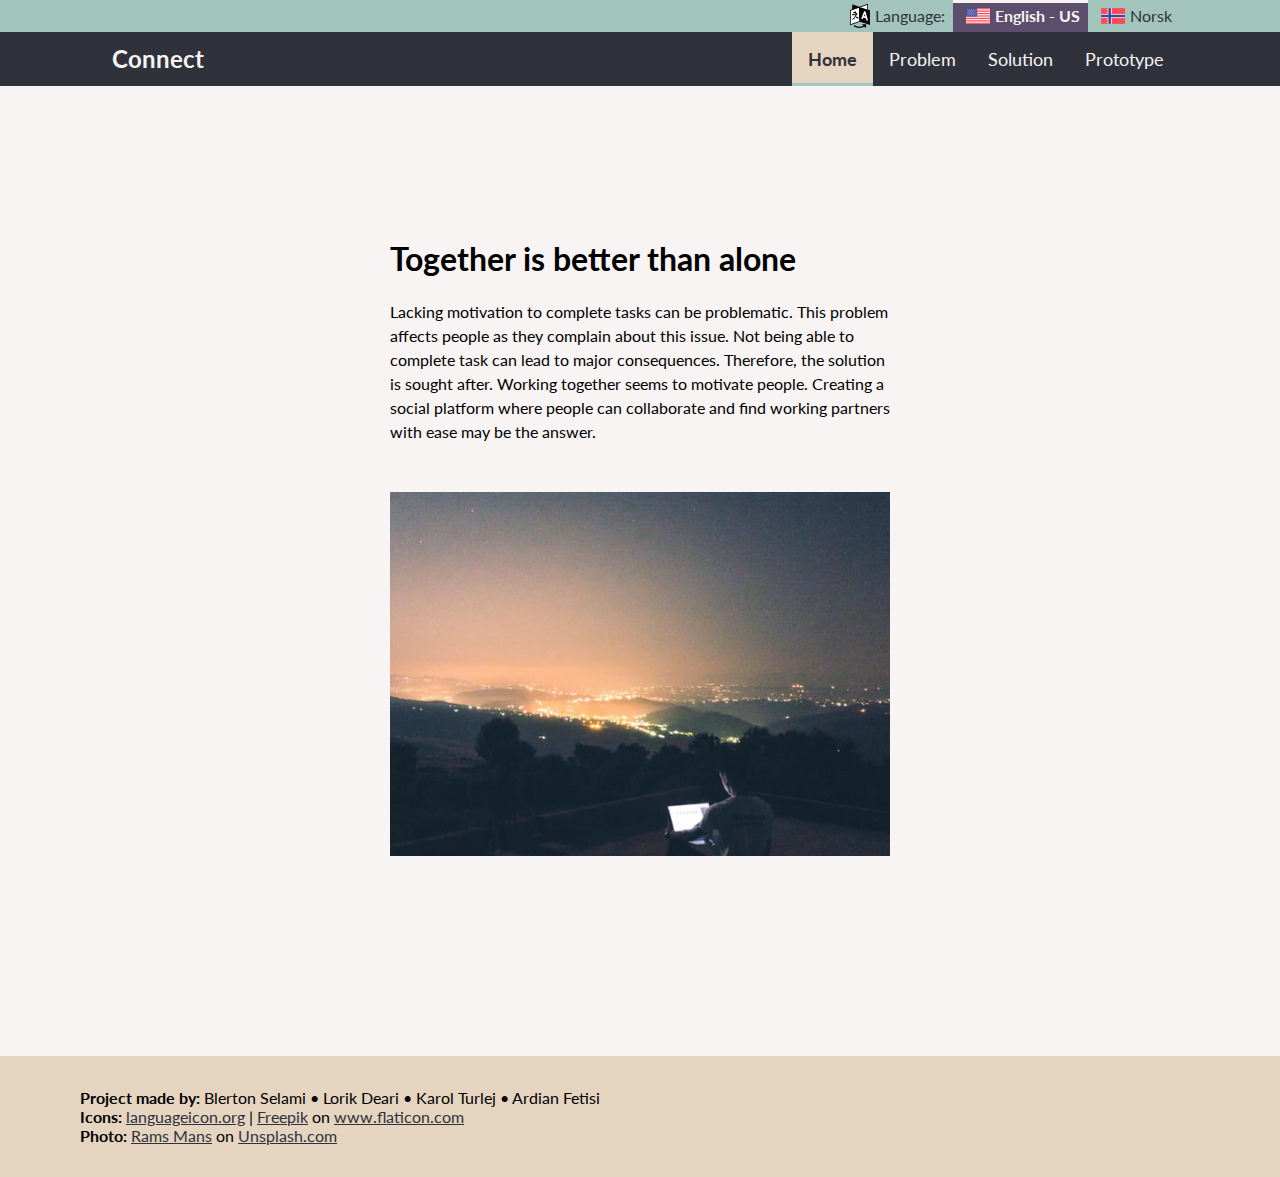
<file: Web-Final-master/Website/index.html>
<!DOCTYPE html>
<html lang="en">

<head>
    <meta charset="UTF-8">
    <meta name="viewport" content="width=device-width, initial-scale=1.0">
    <meta http-equiv="X-UA-Compatible" content="ie=edge">
    <link rel="stylesheet" href="CSS/main.css">
    <link rel="stylesheet" href="CSS/navigation.css">
    <link rel="stylesheet" href="CSS/footer.css">
    <link rel="stylesheet" href="CSS/home.css">
    <link href="https://fonts.googleapis.com/css?family=Lato:400,700&display=swap" rel="stylesheet">
    <title>Home - Connect</title>
</head>

<body>
    <div class="navigation">
        <div class="lang-bar">
            <ul>
                <li class="lang-not-active"><span><img src="Assets/icon20x24px-exported-transparent.png"
                            alt="Language icon" class="lang-icon-master">Language:</span></li>
                <li class="lang-active"><a href="index.html" title="Language English - US"><img
                            src="Assets/united-states.png" alt="United States icon" class="lang-icon">English - US</a>
                </li>
                <li class="lang-not-active"><a href="NO/index.html" title="Language Norsk"><img src="Assets/norway.png"
                            alt="Norway icon" class="lang-icon">Norsk</a></li>
            </ul>
        </div>
        <div class="nav-bar">
            <div class="nav-parent">
                <span class="nav-logo">Connect</span>
                <ul>
                    <li class="nav-active"><a href="index.html" title="Home - active">Home</a></li>
                    <li class="nav-not-active"><a href="problem.html" title="Problem">Problem</a></li>
                    <li class="nav-not-active"><a href="solution.html" title="Solution">Solution</a></li>
                    <li class="nav-not-active"><a href="prototype.html" title="Prototype">Prototype</a></li>
                </ul>
            </div>

        </div>
    </div>

    <div class="content">
        <div class="main-paragraph">
            <h1>Together is better than alone</h1>
            <p>
                Lacking motivation to complete tasks can be problematic. This problem affects people as they complain
                about this issue. Not being able to complete task can lead to major consequences. Therefore, the
                solution is sought after. Working together seems to motivate people. Creating a social platform where
                people can collaborate and find working partners with ease may be the answer.
            </p>
        </div>

        <img src="Assets/img-home.jpg" alt="">

    </div>
    <div class="footer">
        <span><b>Project made by: </b>Blerton Selami • Lorik Deari • Karol Turlej • Ardian Fetisi</span>
        <span><b>Icons:</b> <a href="http://www.languageicon.org/" target="_blank"
                title="languageicon.org">languageicon.org</a> | <a href="https://www.flaticon.com/authors/freepik"
                target="_blank" title="Freepik">Freepik</a> on <a href="https://www.flaticon.com/" target="_blank"
                title="Flaticon">www.flaticon.com</a></span>
        <span><b>Photo: </b><a href="https://unsplash.com/photos/GF-jRrdYul8" target="_blank" title="Rams Mans">Rams
                Mans</a> on <a href="https://unsplash.com/" target="_blank" title="Unsplash.com">Unsplash.com</a></span>
    </div>


</body>

</html>
</file>
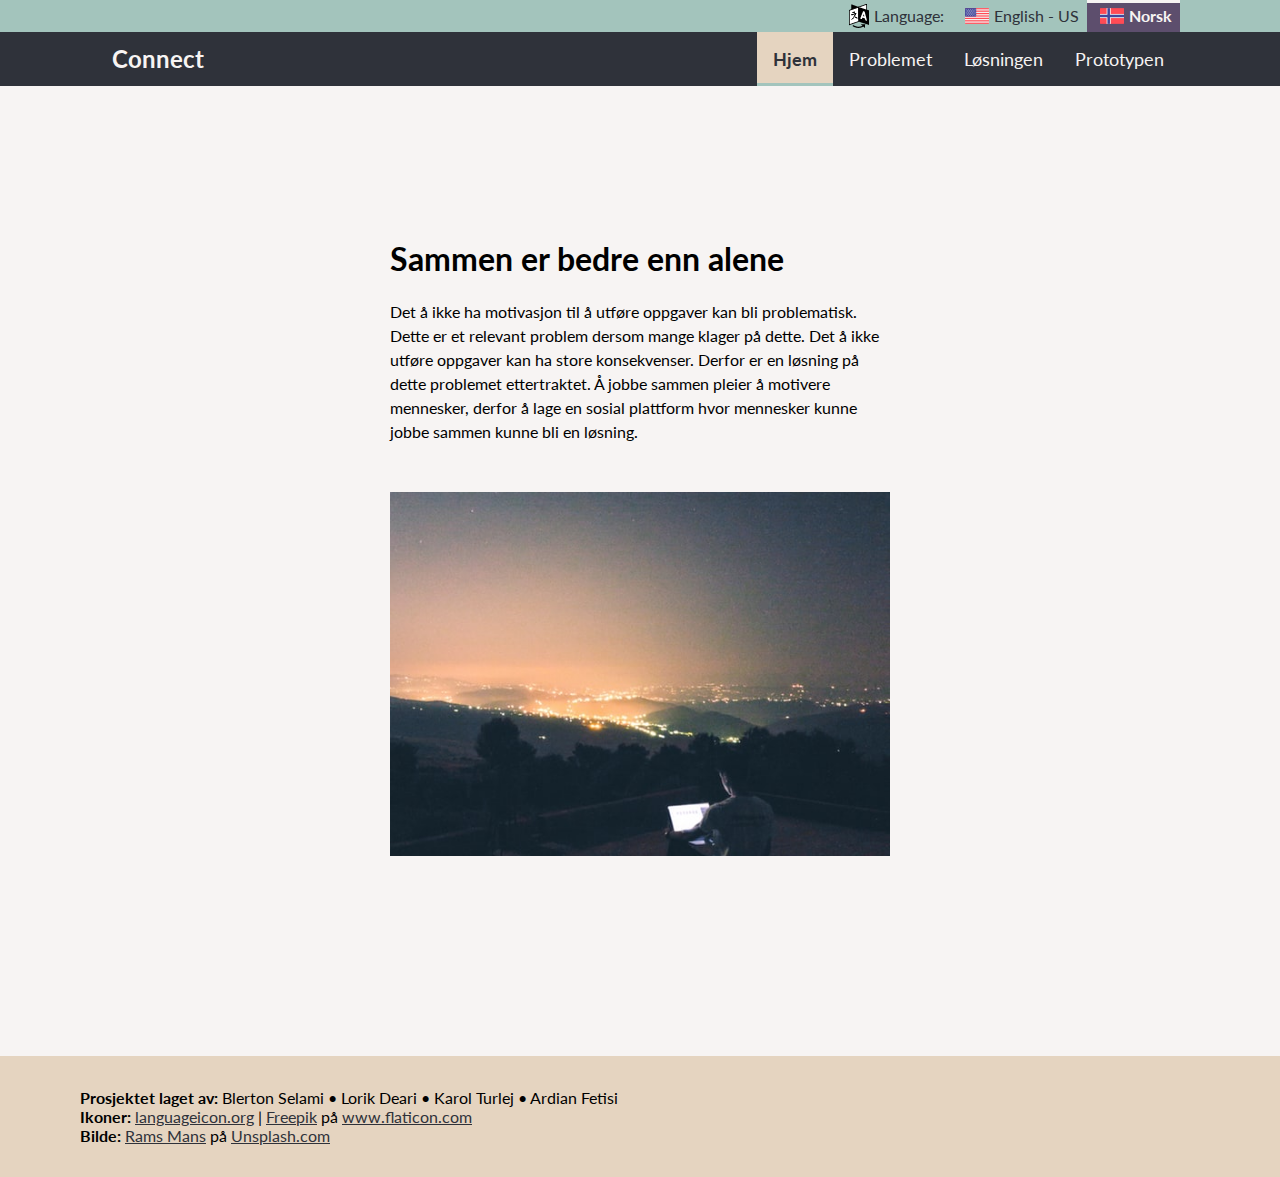
<file: Web-Final-master/Website/NO/index.html>
<!DOCTYPE html>
<html lang="no">

<head>
    <meta charset="UTF-8">
    <meta name="viewport" content="width=device-width, initial-scale=1.0">
    <meta http-equiv="X-UA-Compatible" content="ie=edge">
    <link rel="stylesheet" href="../CSS/navigation.css">
    <link rel="stylesheet" href="../CSS/main.css">
    <link rel="stylesheet" href="../CSS/footer.css">
    <link rel="stylesheet" href="../CSS/home.css">
    <link href="https://fonts.googleapis.com/css?family=Lato:400,700&display=swap" rel="stylesheet">
    <title>Hjem - Connect</title>
</head>

<body>
    <div class="navigation">
        <div class="lang-bar">
            <ul>
                <li class="lang-not-active"><span><img src="../Assets/icon20x24px-exported-transparent.png"
                            alt="Language icon" class="lang-icon-master">Language:</span></li>
                <li class="lang-not-active"><a href="../index.html" title="Language English - US"><img
                            src="../Assets/united-states.png" alt="United States icon" class="lang-icon">English -
                        US</a>
                </li>
                <li class="lang-active"><a href="index.html" title="Language Norsk"><img src="../Assets/norway.png"
                            alt="Norway icon" class="lang-icon">Norsk</a></li>
            </ul>
        </div>
        <div class="nav-bar">
            <div class="nav-parent">
                <span class="nav-logo">Connect</span>
                <ul>
                    <li class="nav-active"><a href="index.html" title="Hjem - aktiv">Hjem</a></li>
                    <li class="nav-not-active"><a href="problem.html" title="Problemet">Problemet</a></li>
                    <li class="nav-not-active"><a href="solution.html" title="Løsningen">Løsningen</a></li>
                    <li class="nav-not-active"><a href="prototype.html" title="Prototypen">Prototypen</a></li>
                </ul>
            </div>
        </div>
    </div>

    <div class="content">
        <div class="main-paragraph ">
            <h1>Sammen er bedre enn alene</h1>
            <p>
                Det å ikke ha motivasjon til å utføre oppgaver kan bli problematisk. Dette er et relevant problem dersom
                mange klager på dette. Det å ikke utføre oppgaver kan ha store konsekvenser. Derfor er en løsning på
                dette problemet ettertraktet. Å jobbe sammen pleier å motivere mennesker, derfor å lage en sosial
                plattform hvor mennesker kunne jobbe sammen kunne bli en løsning.
            </p>
        </div>

        <img src="../Assets/img-home.jpg" alt="">

    </div>

    <div class="footer">
        <span><b>Prosjektet laget av: </b>Blerton Selami • Lorik Deari • Karol Turlej • Ardian Fetisi</span>
        <span><b>Ikoner:</b> <a href="http://www.languageicon.org/" target="_blank"
                title="languageicon.org">languageicon.org</a> | <a href="https://www.flaticon.com/authors/freepik"
                target="_blank" title="Freepik">Freepik</a> på <a href="https://www.flaticon.com/" target="_blank"
                title="Flaticon">www.flaticon.com</a></span>
        <span><b>Bilde: </b><a href="https://unsplash.com/photos/GF-jRrdYul8" target="_blank" title="Rams Mans">Rams
                Mans</a> på <a href="https://unsplash.com/" target="_blank" title="Unsplash.com">Unsplash.com</a></span>
    </div>


</body>

</html>
</file>
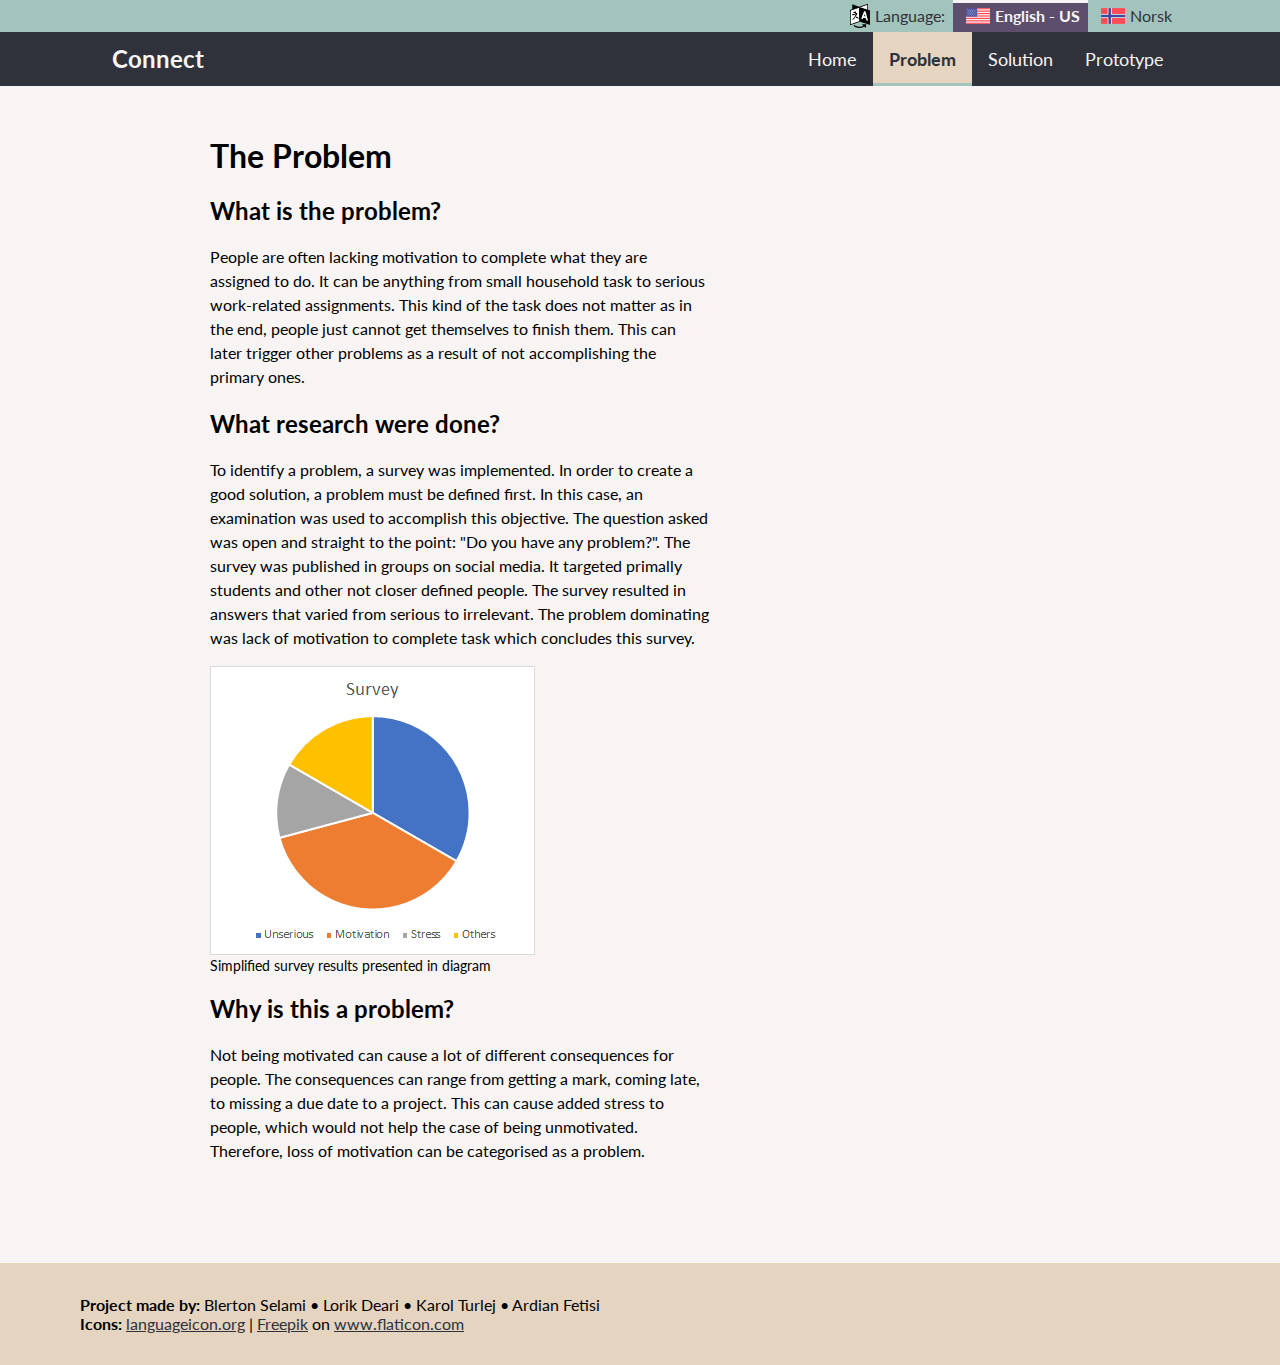
<file: Web-Final-master/Website/problem.html>
<!DOCTYPE html>
<html lang="en">

<head>
    <meta charset="UTF-8">
    <meta name="viewport" content="width=device-width, initial-scale=1.0">
    <meta http-equiv="X-UA-Compatible" content="ie=edge">
    <link rel="stylesheet" href="CSS/main.css">
    <link rel="stylesheet" href="CSS/navigation.css">
    <link rel="stylesheet" href="CSS/footer.css">
    <link rel="stylesheet" href="CSS/problem.css">
    <link href="https://fonts.googleapis.com/css?family=Lato:400,700&display=swap" rel="stylesheet">
    <title>Problem - Connect</title>
</head>

<body>
    <div class="navigation">
        <div class="lang-bar">
            <ul>
                <li class="lang-not-active"><span><img src="Assets/icon20x24px-exported-transparent.png"
                            alt="Language icon" class="lang-icon-master">Language:</span></li>
                <li class="lang-active"><a href="problem.html" title="Language English - US"><img
                            src="Assets/united-states.png" alt="United States icon" class="lang-icon">English - US</a>
                </li>
                <li class="lang-not-active"><a href="NO/problem.html" title="Language Norsk"><img
                            src="Assets/norway.png" alt="Norway icon" class="lang-icon">Norsk</a></li>
            </ul>
        </div>
        <div class="nav-bar">
            <div class="nav-parent">
                <span class="nav-logo">Connect</span>
                <ul>
                    <li class="nav-not-active"><a href="index.html" title="Home">Home</a></li>
                    <li class="nav-active"><a href="problem.html" title="Problem - active">Problem</a></li>
                    <li class="nav-not-active"><a href="solution.html" title="Solution">Solution</a></li>
                    <li class="nav-not-active"><a href="prototype.html" title="Prototype">Prototype</a></li>
                </ul>
            </div>

        </div>
    </div>

    <div class="content-main">

        <h1>The Problem</h1>

        <div class="content-main-section">
            <h2>What is the problem? </h2>

            <p>
                People are often lacking motivation to complete what they are assigned to do. It can be anything from small
                household task to serious work-related assignments. This kind of the task does not matter as in the end,
                people just cannot get themselves to finish them. This can later trigger other problems as a result of
                not accomplishing the primary ones.
            </p>

        </div>

        <div class="content-main-section">
            <h2>What research were done? </h2>

            <p>
                To identify a problem, a survey was implemented. In order to create a good solution, a problem must be
                defined first. In this case, an examination was used to accomplish this objective. The question asked
                was open and straight to the point: "Do you have any problem?". The survey was published in groups on
                social media. It targeted primally students and other not closer defined people. The survey resulted in
                answers that varied from serious to irrelevant. The problem dominating was lack of motivation to
                complete task which concludes this survey.
            </p>
            <div class="content-figure">
                <img src="Assets/survey-diagram.png" alt="Survey results presented in diagram">
                <span>Simplified survey results presented in diagram</span>
            </div>


        </div>

        <div class="content-main-section">
            <h2>Why is this a problem? </h2>

            <p>
                Not being motivated can cause a lot of different consequences for people. The consequences can range
                from getting a mark, coming late, to missing a due date to a project. This can cause added stress to
                people, which would not help the case of being unmotivated. Therefore, loss of motivation can be
                categorised as a problem.
            </p>
        </div>
    </div>

    <div class="footer">
        <span><b>Project made by: </b>Blerton Selami • Lorik Deari • Karol Turlej • Ardian Fetisi</span>
        <span><b>Icons:</b> <a href="http://www.languageicon.org/" target="_blank"
                title="languageicon.org">languageicon.org</a> | <a href="https://www.flaticon.com/authors/freepik"
                target="_blank" title="Freepik">Freepik</a> on <a href="https://www.flaticon.com/" target="_blank"
                title="Flaticon">www.flaticon.com</a></span>
    </div>


</body>

</html>
</file>
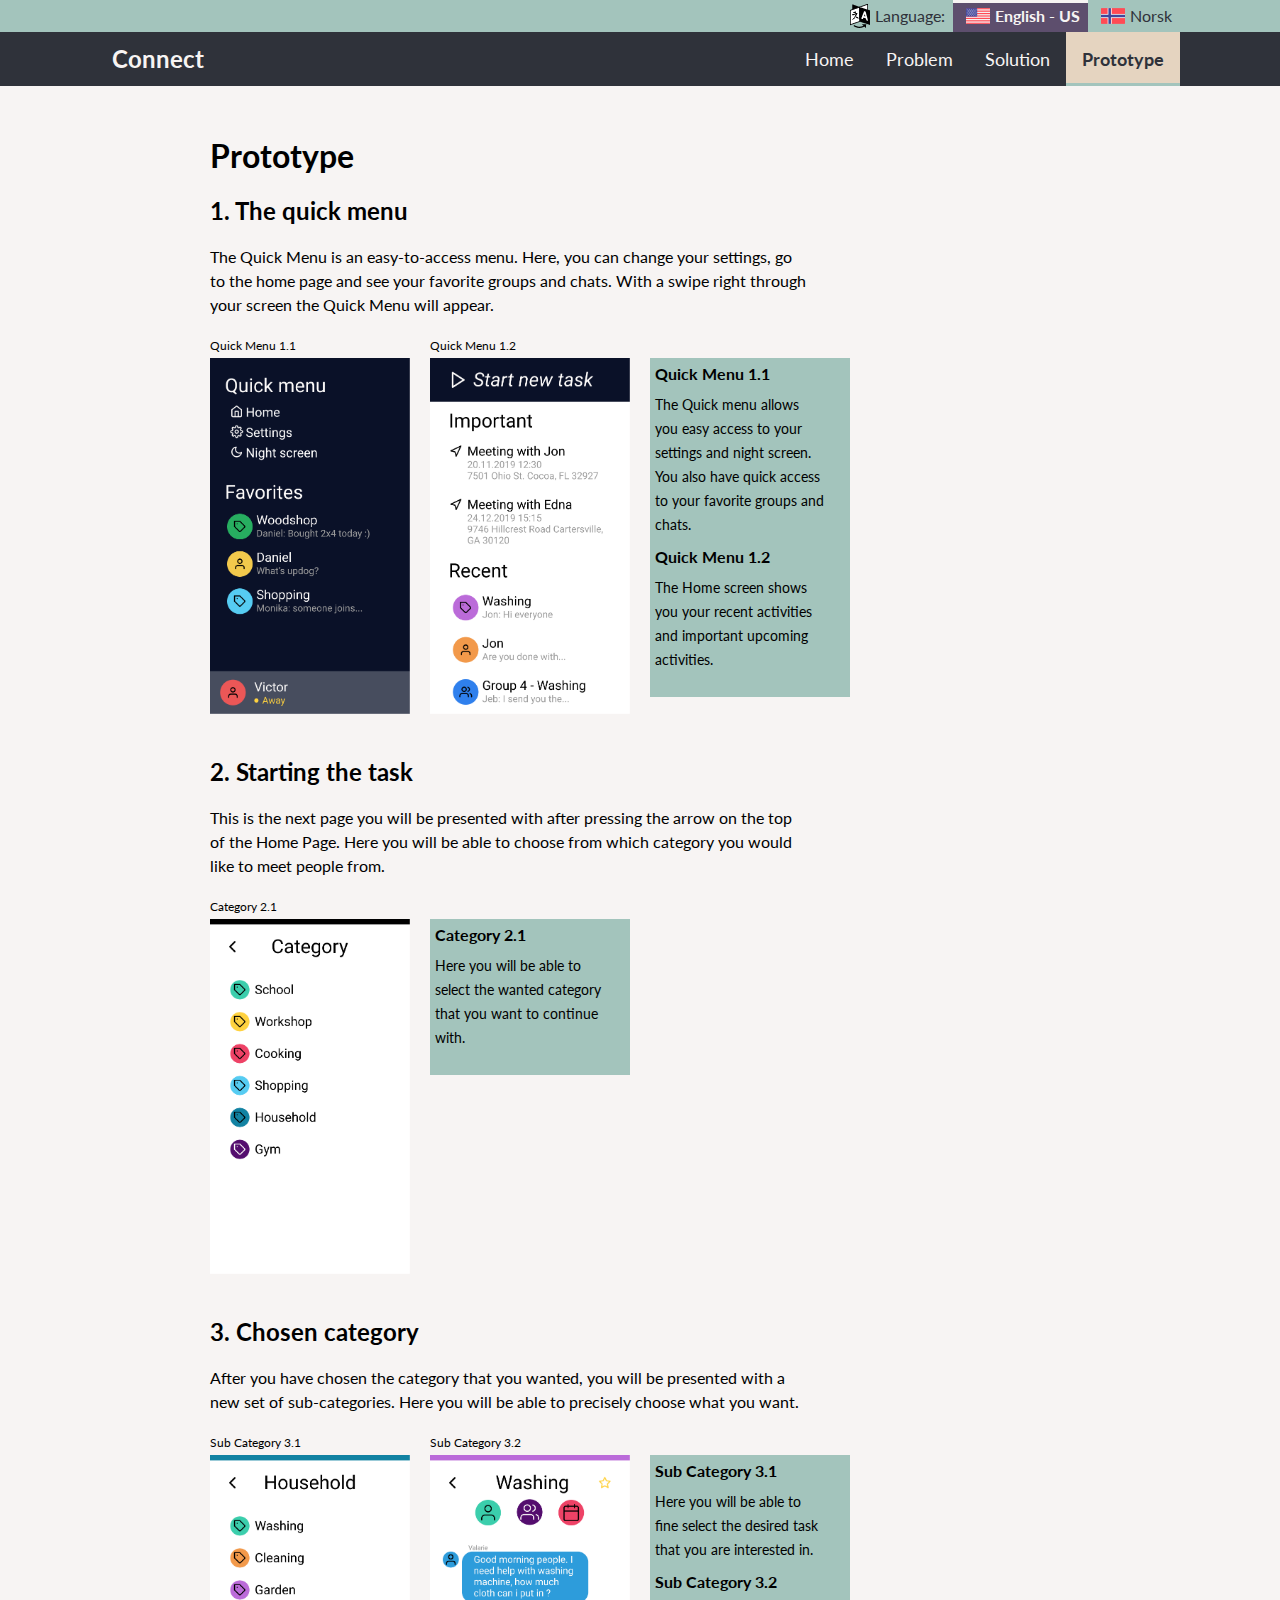
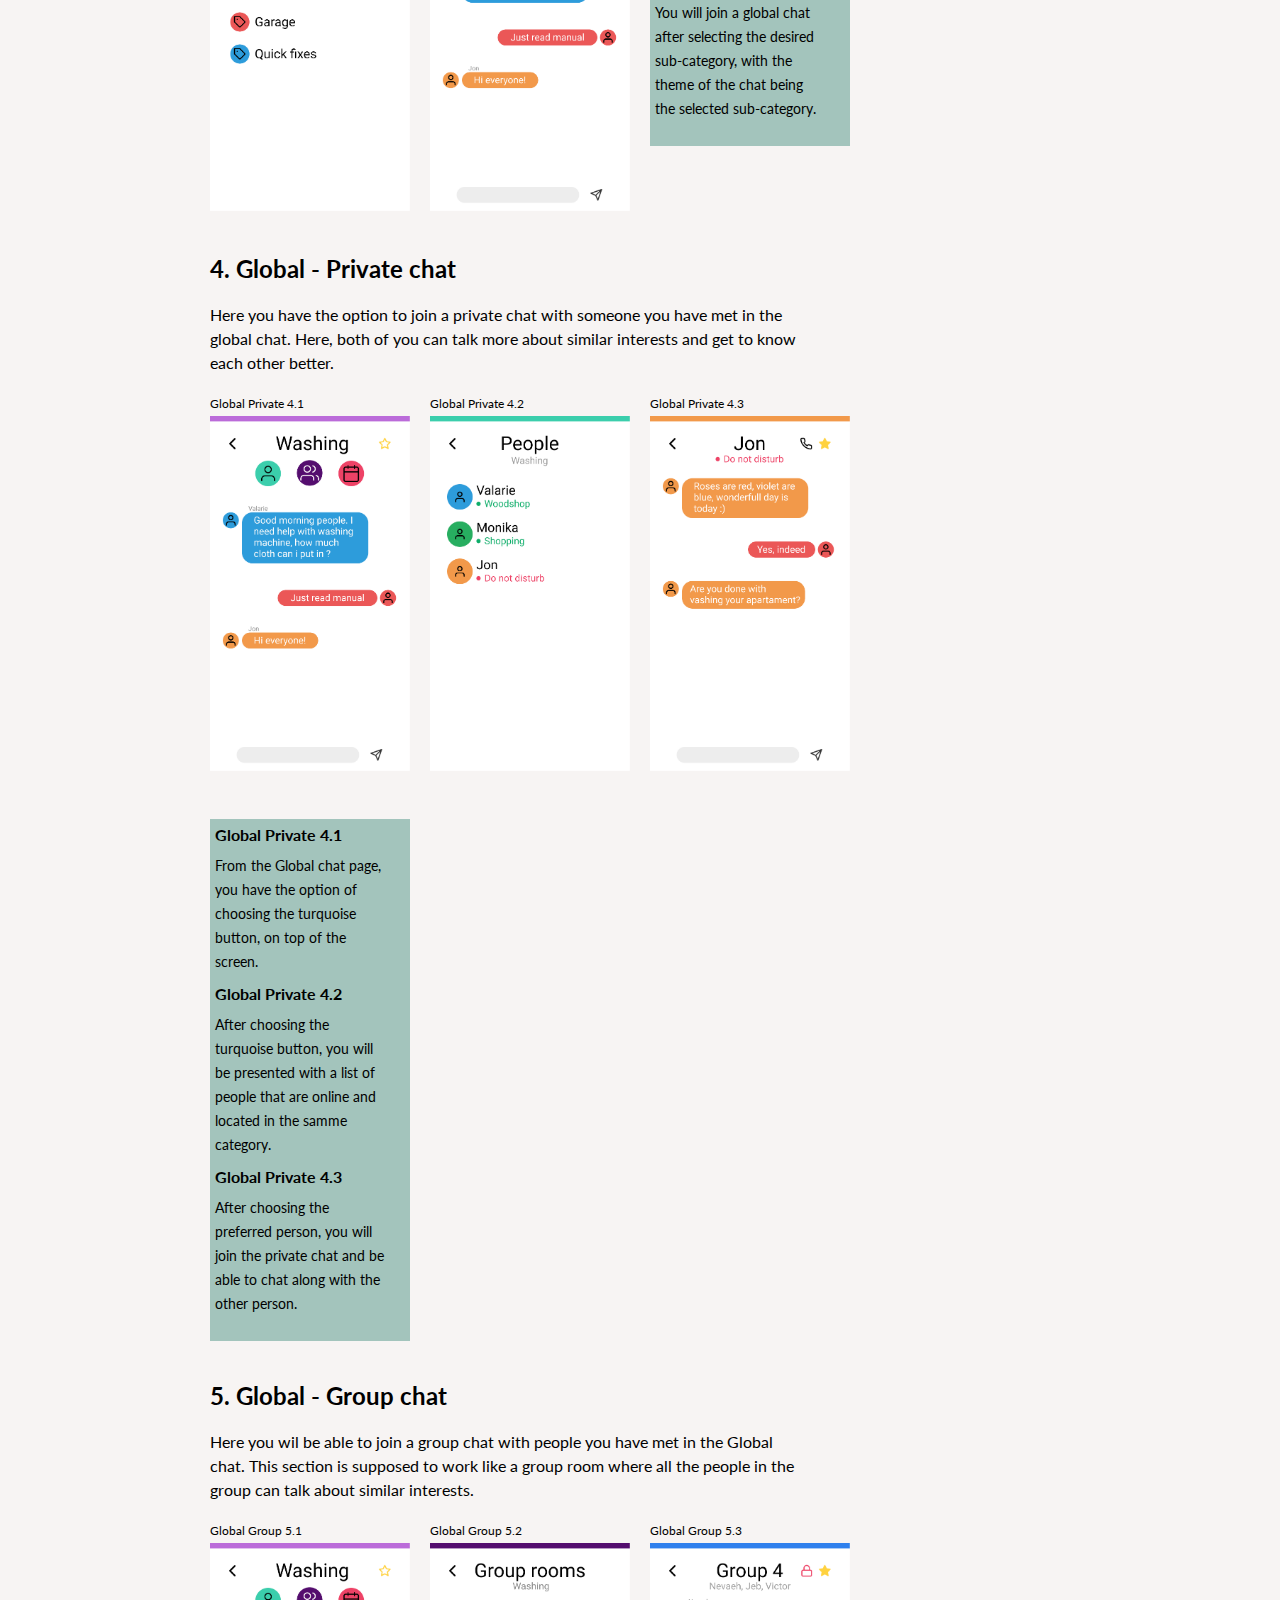
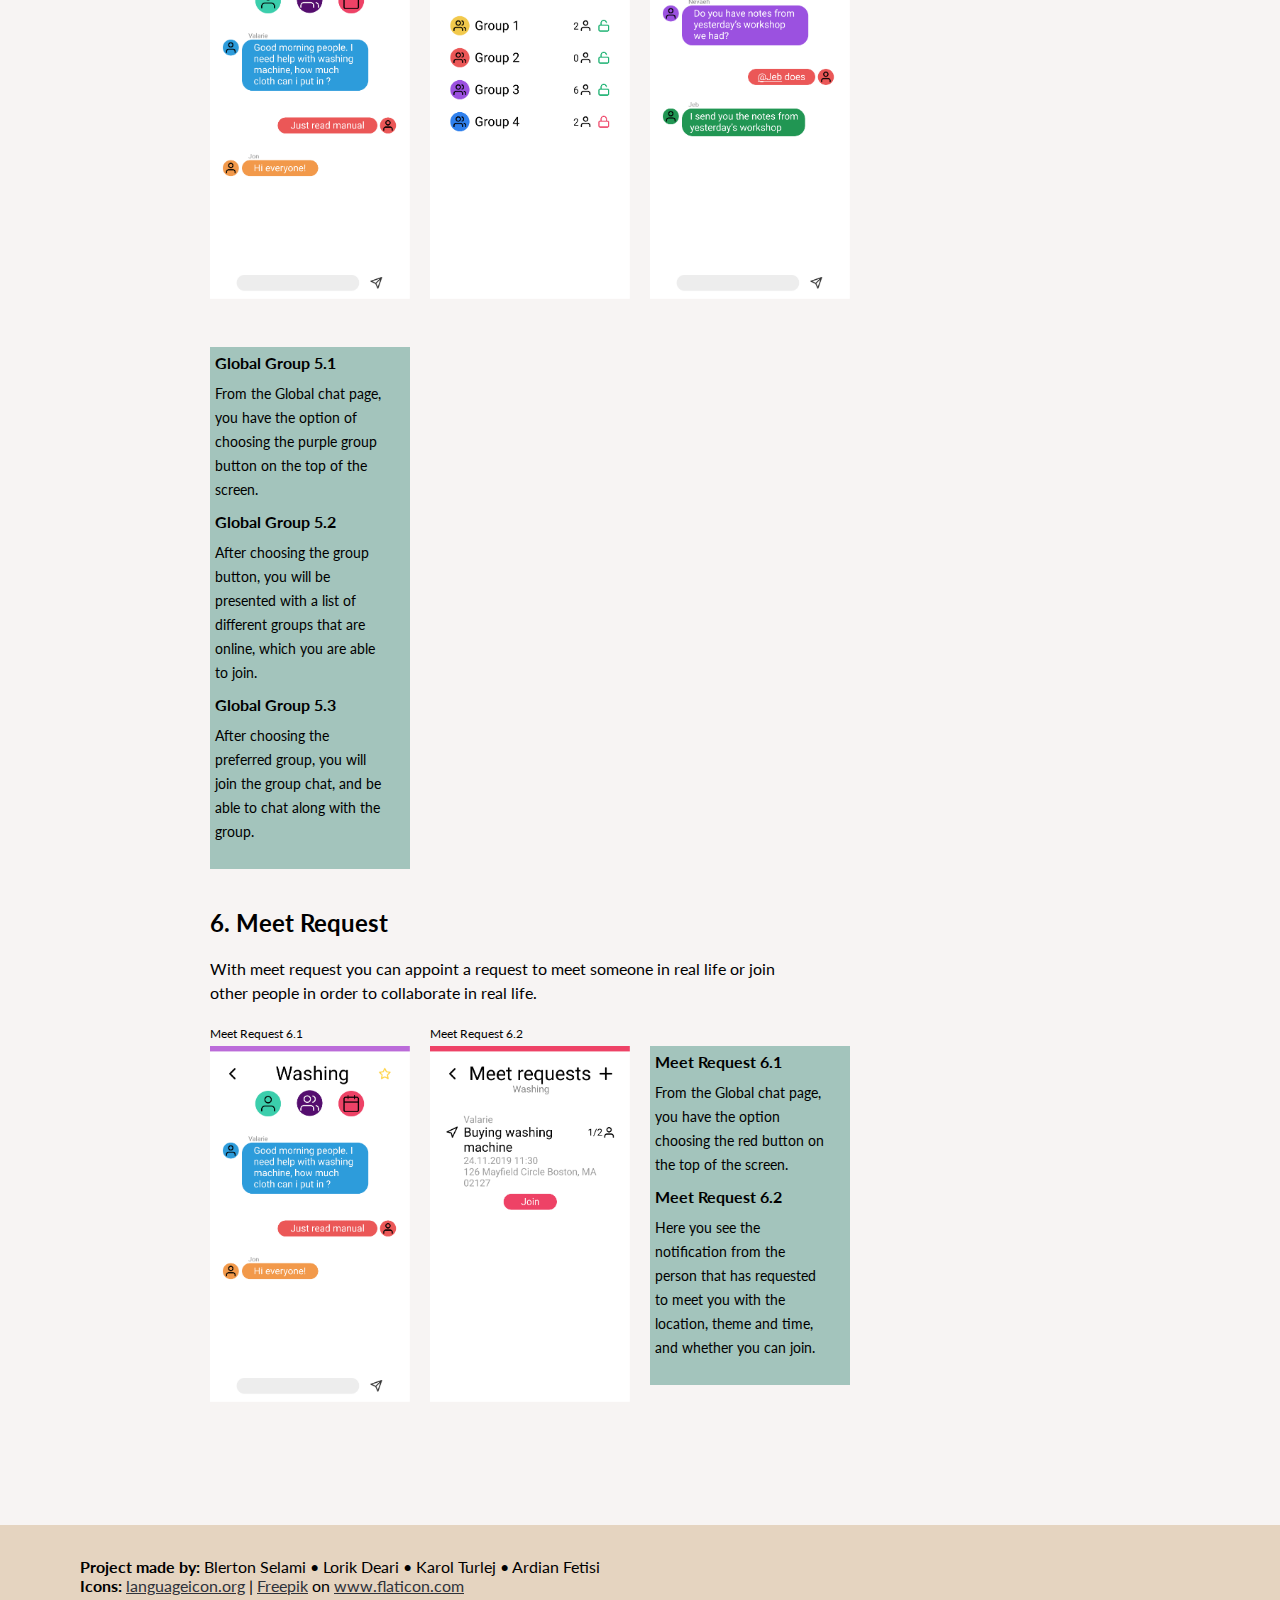
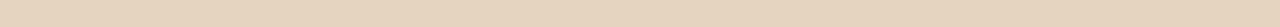
<file: Web-Final-master/Website/prototype.html>
<!DOCTYPE html>
<html lang="en">

<head>
    <meta charset="UTF-8">
    <meta name="viewport" content="width=device-width, initial-scale=1.0">
    <meta http-equiv="X-UA-Compatible" content="ie=edge">
    <link rel="stylesheet" href="CSS/main.css">
    <link rel="stylesheet" href="CSS/navigation.css">
    <link rel="stylesheet" href="CSS/footer.css">
    <link rel="stylesheet" href="CSS/prototype.css">
    <link href="https://fonts.googleapis.com/css?family=Lato:400,700&display=swap" rel="stylesheet">
    <title>Prototype - Connect</title>
</head>

<body>
    <div class="navigation">
        <div class="lang-bar">
            <ul>
                <li class="lang-not-active"><span><img src="Assets/icon20x24px-exported-transparent.png"
                            alt="Language icon" class="lang-icon-master">Language:</span></li>
                <li class="lang-active"><a href="prototype.html" title="Language English - US"><img
                            src="Assets/united-states.png" alt="United States icon" class="lang-icon">English - US</a>
                </li>
                <li class="lang-not-active"><a href="NO/prototype.html" title="Language Norsk"><img
                            src="Assets/norway.png" alt="Norway icon" class="lang-icon">Norsk</a></li>
            </ul>
        </div>
        <div class="nav-bar">
            <div class="nav-parent">
                <span class="nav-logo">Connect</span>
                <ul>
                    <li class="nav-not-active"><a href="index.html" title="Home">Home</a></li>
                    <li class="nav-not-active"><a href="problem.html" title="Problem">Problem</a></li>
                    <li class="nav-not-active"><a href="solution.html" title="Solution">Solution</a></li>
                    <li class="nav-active"><a href="prototype.html" title="Prototype - active">Prototype</a></li>
                </ul>
            </div>

        </div>
    </div>


    <div class="proto-content">

        <!--Prototype 1-->

        <h1>Prototype</h1>


        <h2>1. The quick menu</h2>

        <p>
            The Quick Menu is an easy-to-access menu. Here, you can change your settings, go to the home page and see
            your favorite groups and chats. With a swipe right through your screen the Quick Menu will appear.
        </p>

        <div class="proto-figure-parent">

            <!--(1.1)-->
            <div class="proto-figure">

                <p>Quick Menu 1.1</p>
                <img src="Assets/Quickmenu.png" alt="Quickmenu">

            </div>

            <!--(1.2)-->
            <div class="proto-figure">

                <p>Quick Menu 1.2</p>
                <img src="Assets/Homescreen.png" alt="Homescreen">

            </div>

            <!--(1 txt)-->
            <div class="proto-info">

                <p>&nbsp;</p>

                <div class="proto-info-txt">

                    <h4>Quick Menu 1.1</h4>
                    <p>
                        The Quick menu allows you easy access to your settings and night screen. You also have quick
                        access to your favorite groups and chats.
                    </p>

                    <h4>Quick Menu 1.2</h4>
                    <p>
                        The Home screen shows you your recent activities and important upcoming activities.
                    </p>

                </div>

            </div>

        </div>

        <!--Prototype 2-->

        <h2>2. Starting the task</h2>

        <p>
            This is the next page you will be presented with after pressing the arrow on the top of the Home Page. Here
            you will be able to choose from which category you would like to meet people from.
        </p>

        <div class="proto-figure-parent">

            <!--(2.1)-->
            <div class="proto-figure">

                <p>Category 2.1</p>
                <img src="Assets/Category.png" alt="Category">

            </div>

            <!--(2 txt)-->
            <div class="proto-info">

                <p>&nbsp;</p>

                <div class="proto-info-txt">

                    <h4>Category 2.1</h4>
                    <p>
                        Here you will be able to select the wanted category that you want to continue with.
                    </p>

                </div>

            </div>

        </div>

        <!--Prototype 3-->

        <h2>3. Chosen category</h2>

        <p>
            After you have chosen the category that you wanted, you will be presented with a new set of sub-categories.
            Here you will be able to precisely choose what you want.
        </p>

        <div class="proto-figure-parent">

            <!--(3.1)-->
            <div class="proto-figure">

                <p>Sub Category 3.1</p>
                <img src="Assets/Subcategory.png" alt="Subcategory">

            </div>

            <!--(3.2)-->
            <div class="proto-figure">

                <p>Sub Category 3.2</p>
                <img src="Assets/Maingroup.png" alt="Maingroup">

            </div>

            <!--(3 txt)-->
            <div class="proto-info">

                <p>&nbsp;</p>

                <div class="proto-info-txt">

                    <h4>Sub Category 3.1</h4>
                    <p>
                        Here you will be able to fine select the desired task that you are interested in.
                    </p>

                    <h4>Sub Category 3.2</h4>
                    <p> You will join a global chat after selecting the desired sub-category, with the theme of the chat
                        being the selected sub-category.
                    </p>

                </div>

            </div>

        </div>

        <!--Prototype 4-->

        <h2>4. Global - Private chat</h2>

        <p>
            Here you have the option to join a private chat with someone you have met in the global chat. Here, both of
            you can talk more about similar interests and get to know each other better.
        </p>

        <div class="proto-figure-parent">

            <!--(4.1)-->
            <div class="proto-figure">

                <p>Global Private 4.1</p>
                <img src="Assets/Maingroup.png" alt="Maingroup">

            </div>

            <!--(4.2)-->
            <div class="proto-figure">

                <p>Global Private 4.2</p>
                <img src="Assets/Maingroup-people.png" alt="Maingroup peopole">

            </div>

            <!--(4.3)-->
            <div class="proto-figure">

                <p>Global Private 4.3</p>
                <img src="Assets/Privat-chat.png" alt="Privat Chat">

            </div>

            <!--(4 txt)-->
            <div class="proto-info">

                <p>&nbsp;</p>

                <div class="proto-info-txt">

                    <h4>Global Private 4.1</h4>
                    <p>
                        From the Global chat page, you have the option of choosing the turquoise button, on top of the
                        screen.
                    </p>

                    <h4>Global Private 4.2</h4>
                    <p>
                        After choosing the turquoise button, you will be presented with a list of people that are online
                        and located in the samme category.
                    </p>

                    <h4>Global Private 4.3</h4>
                    <p>
                        After choosing the preferred person, you will join the private chat and be able to chat along
                        with the other person.
                    </p>

                </div>

            </div>

        </div>

        <!--Prototype 5-->

        <h2>5. Global - Group chat</h2>

        <p>
            Here you wil be able to join a group chat with people you have met in the Global chat. This section is
            supposed to work like a group room where all the people in the group can talk about similar interests.
        </p>

        <div class="proto-figure-parent">

            <!--(5.1)-->
            <div class="proto-figure">

                <p>Global Group 5.1</p>
                <img src="Assets/Maingroup.png" alt="Maingroup">

            </div>

            <!--(5.2)-->
            <div class="proto-figure">

                <p>Global Group 5.2</p>
                <img src="Assets/Maingroup-groups.png" alt="Maingroup peopole">

            </div>

            <!--(5.3)-->
            <div class="proto-figure">

                <p>Global Group 5.3</p>
                <img src="Assets/Group-chat.png" alt="Privat Chat">

            </div>

            <!--(5 txt)-->
            <div class="proto-info">

                <p>&nbsp;</p>

                <div class="proto-info-txt">

                    <h4>Global Group 5.1</h4>
                    <p>
                        From the Global chat page, you have the option of choosing the purple group button on the top of
                        the screen.
                    </p>

                    <h4>Global Group 5.2</h4>
                    <p>
                        After choosing the group button, you will be presented with a list of different groups that are
                        online, which you are able to join.
                    </p>

                    <h4>Global Group 5.3</h4>
                    <p>
                        After choosing the preferred group, you will join the group chat, and be able to chat along with
                        the group.
                    </p>

                </div>

            </div>

        </div>

        <!--Prototype 6-->

        <h2>6. Meet Request</h2>

        <p>
            With meet request you can appoint a request to meet someone in real life or join other people in order to
            collaborate in real life.
        </p>

        <div class="proto-figure-parent">

            <!--(6.1)-->
            <div class="proto-figure">

                <p>Meet Request 6.1</p>
                <img src="Assets/Maingroup.png" alt="Subcategory">

            </div>

            <!--(6.2)-->
            <div class="proto-figure">

                <p>Meet Request 6.2</p>
                <img src="Assets/Maingroup-meet.png" alt="Maingroup">

            </div>

            <!--(6 txt)-->
            <div class="proto-info">

                <p>&nbsp;</p>

                <div class="proto-info-txt">

                    <h4>Meet Request 6.1</h4>
                    <p>
                        From the Global chat page, you have the option choosing the red button on the top of the
                        screen.
                    </p>

                    <h4>Meet Request 6.2</h4>
                    <p>
                        Here you see the notification from the person that has requested to meet you with the location,
                        theme and time, and whether you can join.
                    </p>

                </div>

            </div>

        </div>


    </div>

    <div class="footer">
        <span><b>Project made by: </b>Blerton Selami • Lorik Deari • Karol Turlej • Ardian Fetisi</span>
        <span><b>Icons:</b> <a href="http://www.languageicon.org/" target="_blank"
                title="languageicon.org">languageicon.org</a> | <a href="https://www.flaticon.com/authors/freepik"
                target="_blank" title="Freepik">Freepik</a> on <a href="https://www.flaticon.com/" target="_blank"
                title="Flaticon">www.flaticon.com</a></span>
    </div>


</body>

</html>
</file>
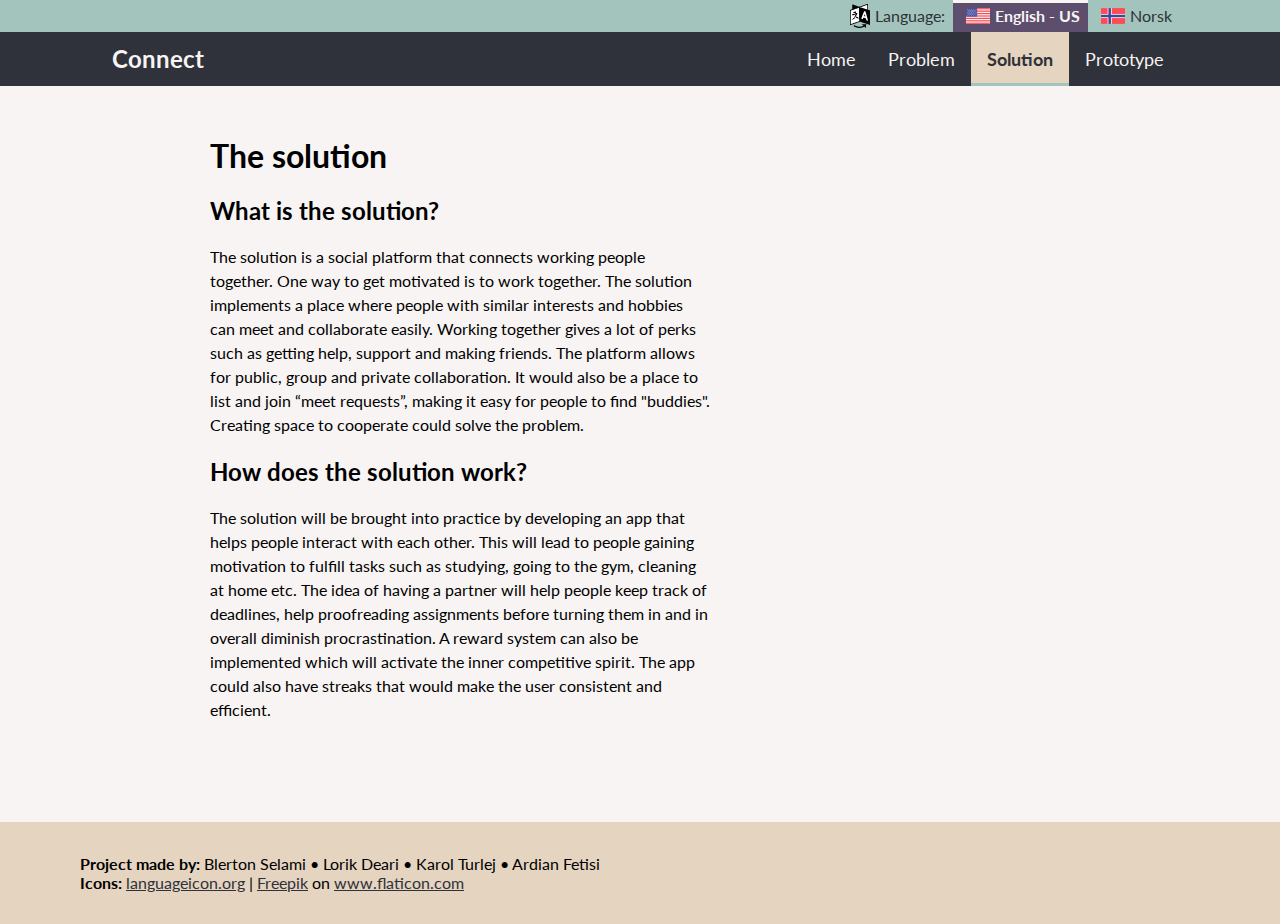
<file: Web-Final-master/Website/solution.html>
<!DOCTYPE html>
<html lang="en">

<head>
    <meta charset="UTF-8">
    <meta name="viewport" content="width=device-width, initial-scale=1.0">
    <meta http-equiv="X-UA-Compatible" content="ie=edge">
    <link rel="stylesheet" href="CSS/main.css">
    <link rel="stylesheet" href="CSS/navigation.css">
    <link rel="stylesheet" href="CSS/footer.css">
    <link rel="stylesheet" href="CSS/solution.css">
    <link href="https://fonts.googleapis.com/css?family=Lato:400,700&display=swap" rel="stylesheet">
    <title>Solution - Connect</title>
</head>

<body>
    <div class="navigation">
        <div class="lang-bar">
            <ul>
                <li class="lang-not-active"><span><img src="Assets/icon20x24px-exported-transparent.png"
                            alt="Language icon" class="lang-icon-master">Language:</span></li>
                <li class="lang-active"><a href="solution.html" title="Language English - US"><img
                            src="Assets/united-states.png" alt="United States icon" class="lang-icon">English - US</a>
                </li>
                <li class="lang-not-active"><a href="NO/solution.html" title="Language Norsk"><img
                            src="Assets/norway.png" alt="Norway icon" class="lang-icon">Norsk</a></li>
            </ul>
        </div>
        <div class="nav-bar">
            <div class="nav-parent">
                <span class="nav-logo">Connect</span>
                <ul>
                    <li class="nav-not-active"><a href="index.html" title="Home">Home</a></li>
                    <li class="nav-not-active"><a href="problem.html" title="Problem">Problem</a></li>
                    <li class="nav-active"><a href="solution.html" title="Solution - active">Solution</a></li>
                    <li class="nav-not-active"><a href="prototype.html" title="Prototype">Prototype</a></li>
                </ul>
            </div>

        </div>
    </div>

    <div class="content-main">

        <h1>The solution </h1>

        <div class="content-main-section">
            <h2>What is the solution? </h2>

            <p>
                The solution is a social platform that connects working people together. One way to get motivated is to
                work together. The solution implements a place where people with similar interests and hobbies can meet
                and collaborate easily. Working together gives a lot of perks such as getting help, support and making
                friends. The platform allows for public, group and private collaboration. It would also be a place to
                list and join “meet requests”, making it easy for people to find "buddies". Creating space to cooperate
                could solve the problem.
            </p>

        </div>

        <div class="content-main-section">
            <h2>How does the solution work? </h2>

            <p>
                The solution will be brought into practice by developing an app that helps people interact with each
                other. This will lead to people gaining motivation to fulfill tasks such as studying, going to the gym,
                cleaning at home etc. The idea of having a partner will help people keep track of deadlines, help
                proofreading assignments before turning them in and in overall diminish procrastination. A reward system
                can also be implemented which will activate the inner competitive spirit. The app could also have
                streaks that would make the user consistent and efficient.
            </p>
        </div>
    </div>

    <div class="footer">
        <span><b>Project made by: </b>Blerton Selami • Lorik Deari • Karol Turlej • Ardian Fetisi</span>
        <span><b>Icons:</b> <a href="http://www.languageicon.org/" target="_blank"
                title="languageicon.org">languageicon.org</a> | <a href="https://www.flaticon.com/authors/freepik"
                target="_blank" title="Freepik">Freepik</a> on <a href="https://www.flaticon.com/" target="_blank"
                title="Flaticon">www.flaticon.com</a></span>
    </div>


</body>

</html>
</file>
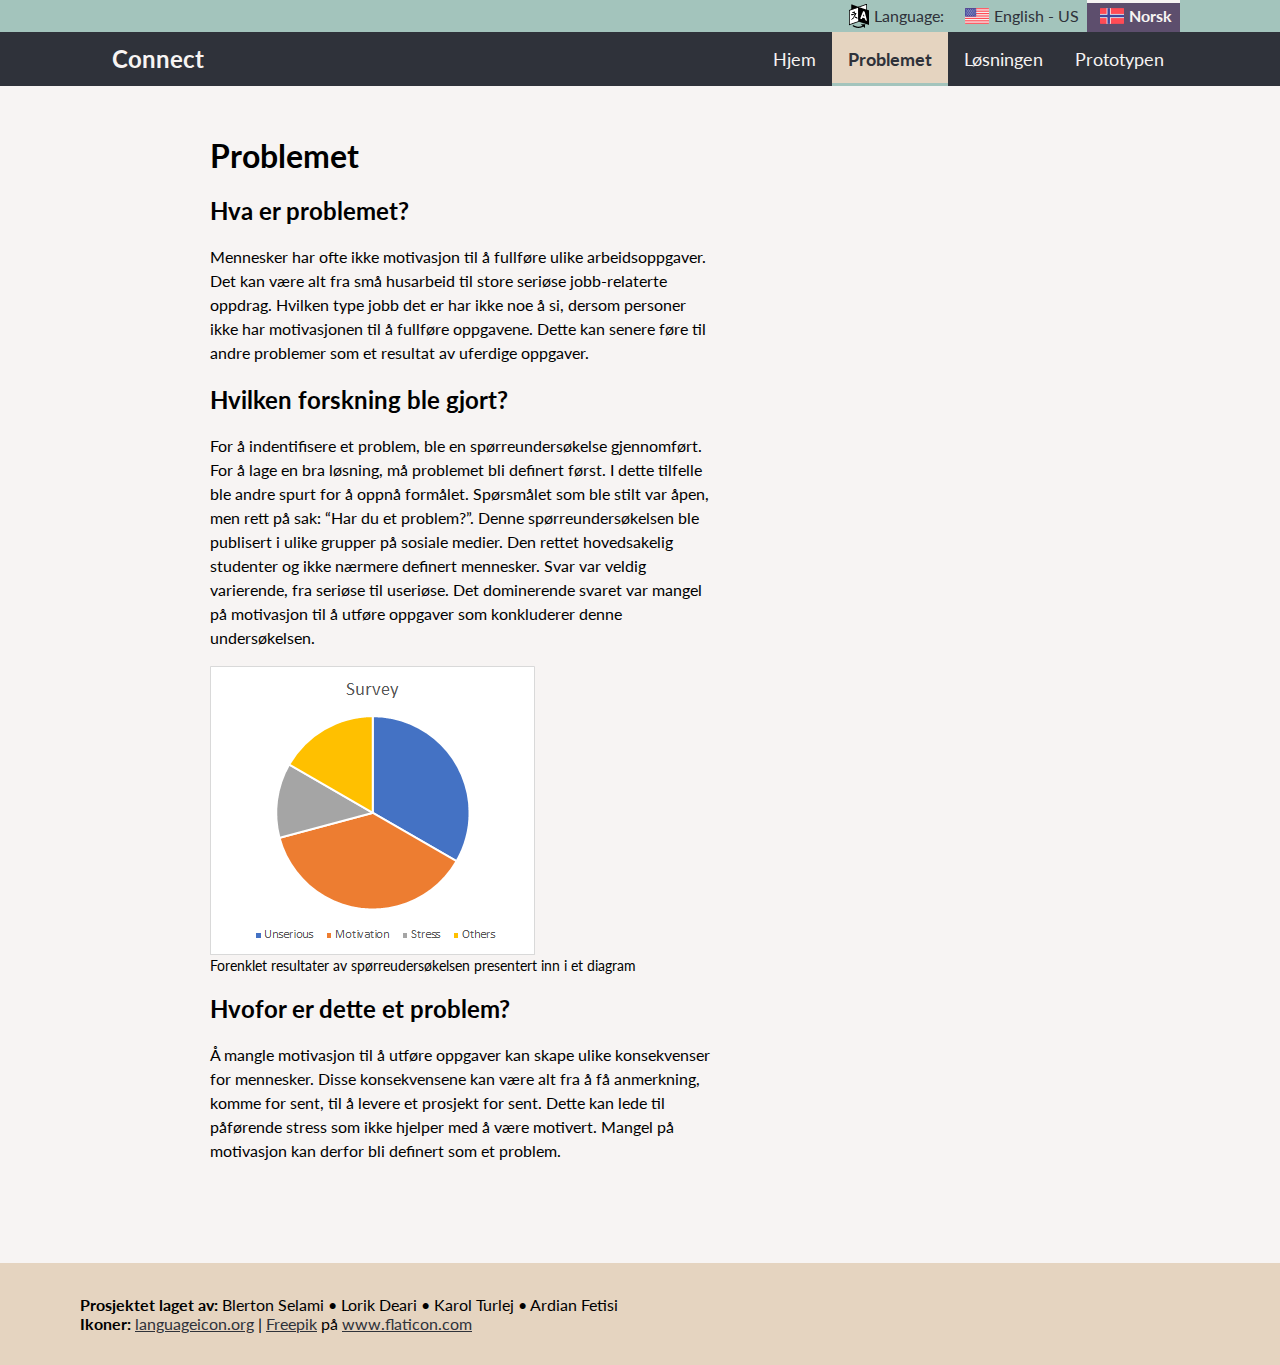
<file: Web-Final-master/Website/NO/problem.html>
<!DOCTYPE html>
<html lang="no">

<head>
    <meta charset="UTF-8">
    <meta name="viewport" content="width=device-width, initial-scale=1.0">
    <meta http-equiv="X-UA-Compatible" content="ie=edge">
    <link rel="stylesheet" href="../CSS/navigation.css">
    <link rel="stylesheet" href="../CSS/main.css">
    <link rel="stylesheet" href="../CSS/footer.css">
    <link rel="stylesheet" href="../CSS/problem.css">
    <link href="https://fonts.googleapis.com/css?family=Lato:400,700&display=swap" rel="stylesheet">
    <title>Problemet - Connect</title>
</head>

<body>
    <div class="navigation">
        <div class="lang-bar">
            <ul>
                <li class="lang-not-active"><span><img src="../Assets/icon20x24px-exported-transparent.png"
                            alt="Language icon" class="lang-icon-master">Language:</span></li>
                <li class="lang-not-active"><a href="../problem.html" title="Language English - US"><img
                            src="../Assets/united-states.png" alt="United States icon" class="lang-icon">English -
                        US</a>
                </li>
                <li class="lang-active"><a href="problem.html" title="Language Norsk"><img src="../Assets/norway.png"
                            alt="Norway icon" class="lang-icon">Norsk</a></li>
            </ul>
        </div>
        <div class="nav-bar">
            <div class="nav-parent">
                <span class="nav-logo">Connect</span>
                <ul>
                    <li class="nav-not-active"><a href="index.html" title="Hjem">Hjem</a></li>
                    <li class="nav-active"><a href="problem.html" title="Problemet - aktiv">Problemet</a></li>
                    <li class="nav-not-active"><a href="solution.html" title="Løsningen">Løsningen</a></li>
                    <li class="nav-not-active"><a href="prototype.html" title="Prototypen">Prototypen</a></li>
                </ul>
            </div>

        </div>
    </div>

    <div class="content-main">

        <h1>Problemet</h1>

        <div class="content-main-section">
            <h2>Hva er problemet? </h2>

            <p>
                Mennesker har ofte ikke motivasjon til å fullføre ulike arbeidsoppgaver. Det kan være alt fra små
                husarbeid til store seriøse jobb-relaterte oppdrag. Hvilken type jobb det er har ikke noe å si, dersom
                personer ikke har motivasjonen til å fullføre oppgavene. Dette kan senere føre til andre problemer som
                et resultat av uferdige oppgaver.
            </p>

        </div>

        <div class="content-main-section">
            <h2>Hvilken forskning ble gjort? </h2>

            <p>
                For å indentifisere et problem, ble en spørreundersøkelse gjennomført. For å lage en bra løsning, må
                problemet bli definert først. I dette tilfelle ble andre spurt for å oppnå formålet. Spørsmålet som ble
                stilt var åpen, men rett på sak: “Har du et problem?”. Denne spørreundersøkelsen ble publisert i ulike
                grupper på sosiale medier. Den rettet hovedsakelig studenter og ikke nærmere definert mennesker. Svar
                var veldig varierende, fra seriøse til useriøse. Det dominerende svaret var mangel på motivasjon til å
                utføre oppgaver som konkluderer denne undersøkelsen.
            </p>
            <div class="content-figure">
                <img src="../Assets/survey-diagram.png"
                    alt="Resultater av spørreudersøkelsen presentert inn i et diagram">
                <span>Forenklet resultater av spørreudersøkelsen presentert inn i et diagram</span>
            </div>
        </div>

        <div class="content-main-section">
            <h2>Hvofor er dette et problem? </h2>

            <p>
                Å mangle motivasjon til å utføre oppgaver kan skape ulike konsekvenser for mennesker. Disse
                konsekvensene kan være alt fra å få anmerkning, komme for sent, til å levere et prosjekt for sent. Dette
                kan lede til påførende stress som ikke hjelper med å være motivert. Mangel på motivasjon kan derfor bli
                definert som et problem.
            </p>
        </div>
    </div>

    <div class="footer">
        <span><b>Prosjektet laget av: </b>Blerton Selami • Lorik Deari • Karol Turlej • Ardian Fetisi</span>
        <span><b>Ikoner:</b> <a href="http://www.languageicon.org/" target="_blank"
                title="languageicon.org">languageicon.org</a> | <a href="https://www.flaticon.com/authors/freepik"
                target="_blank" title="Freepik">Freepik</a> på <a href="https://www.flaticon.com/" target="_blank"
                title="Flaticon">www.flaticon.com</a></span>
    </div>


</body>

</html>
</file>
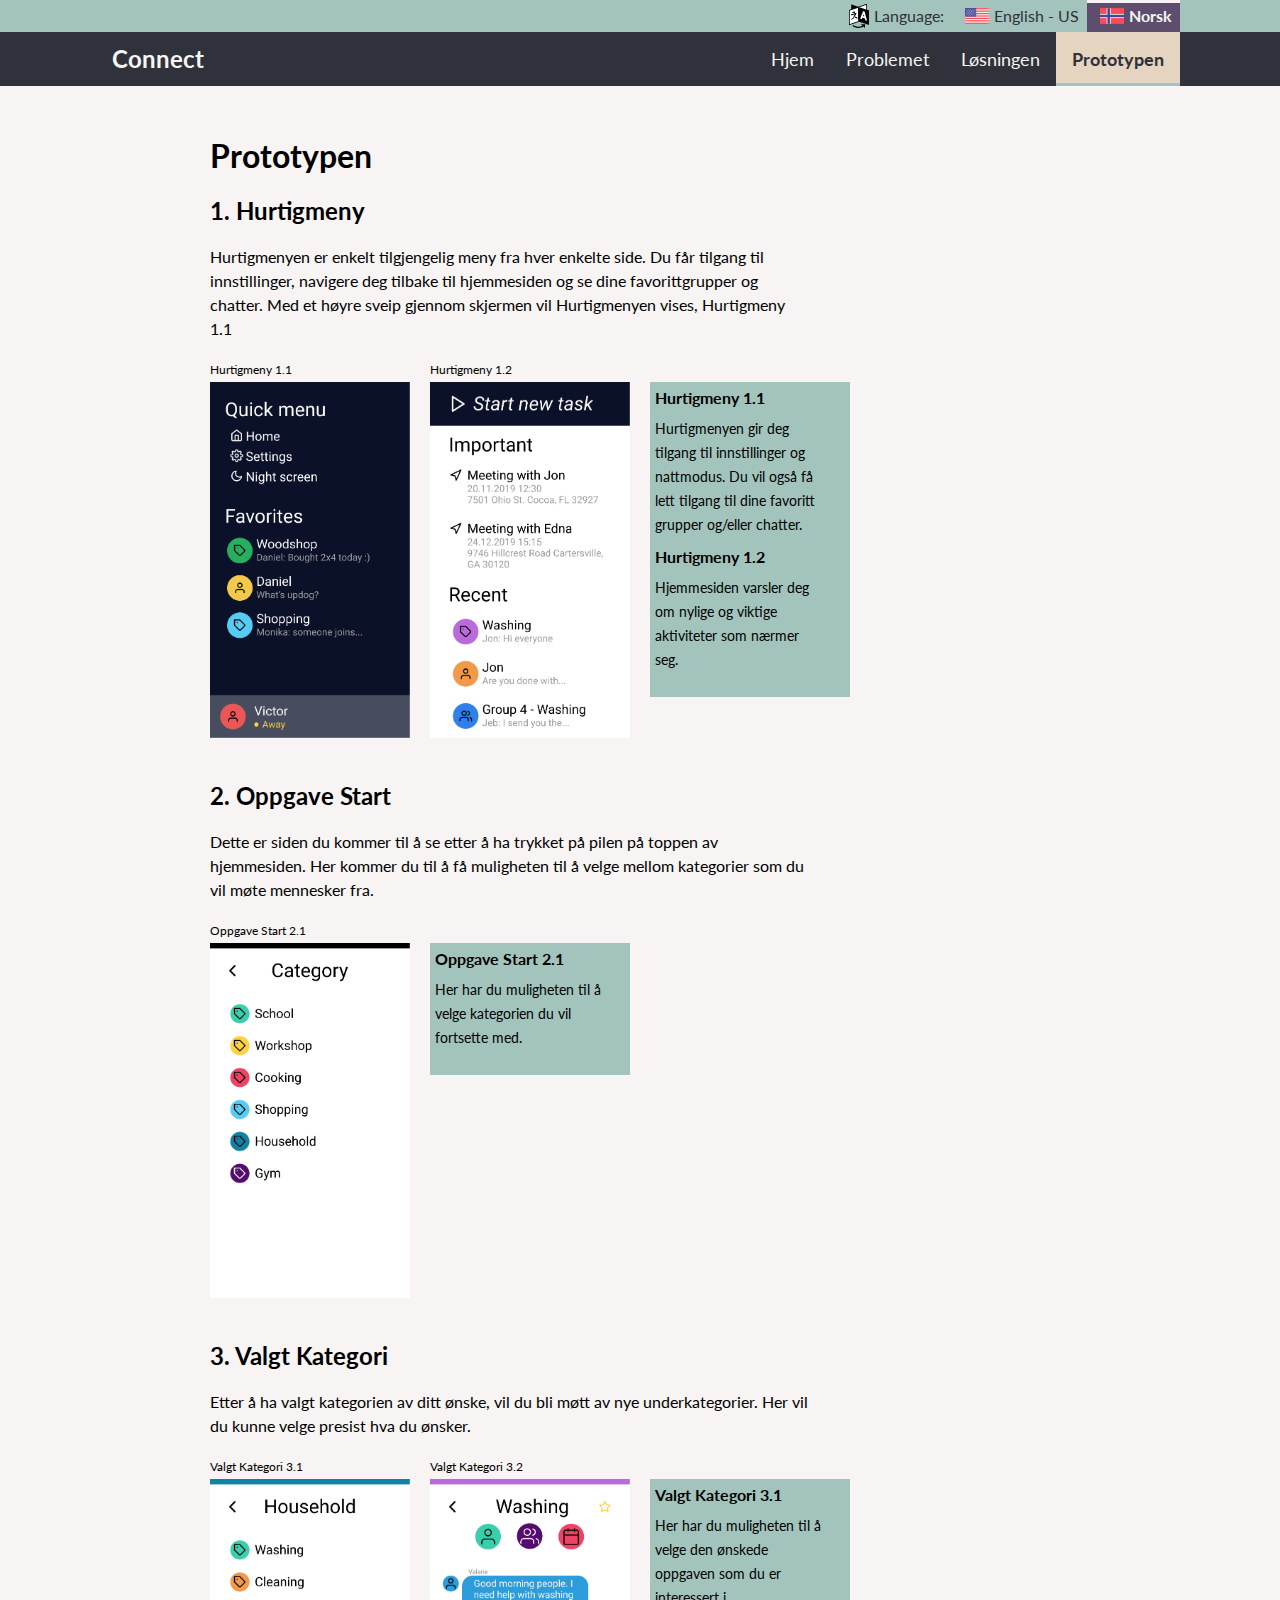
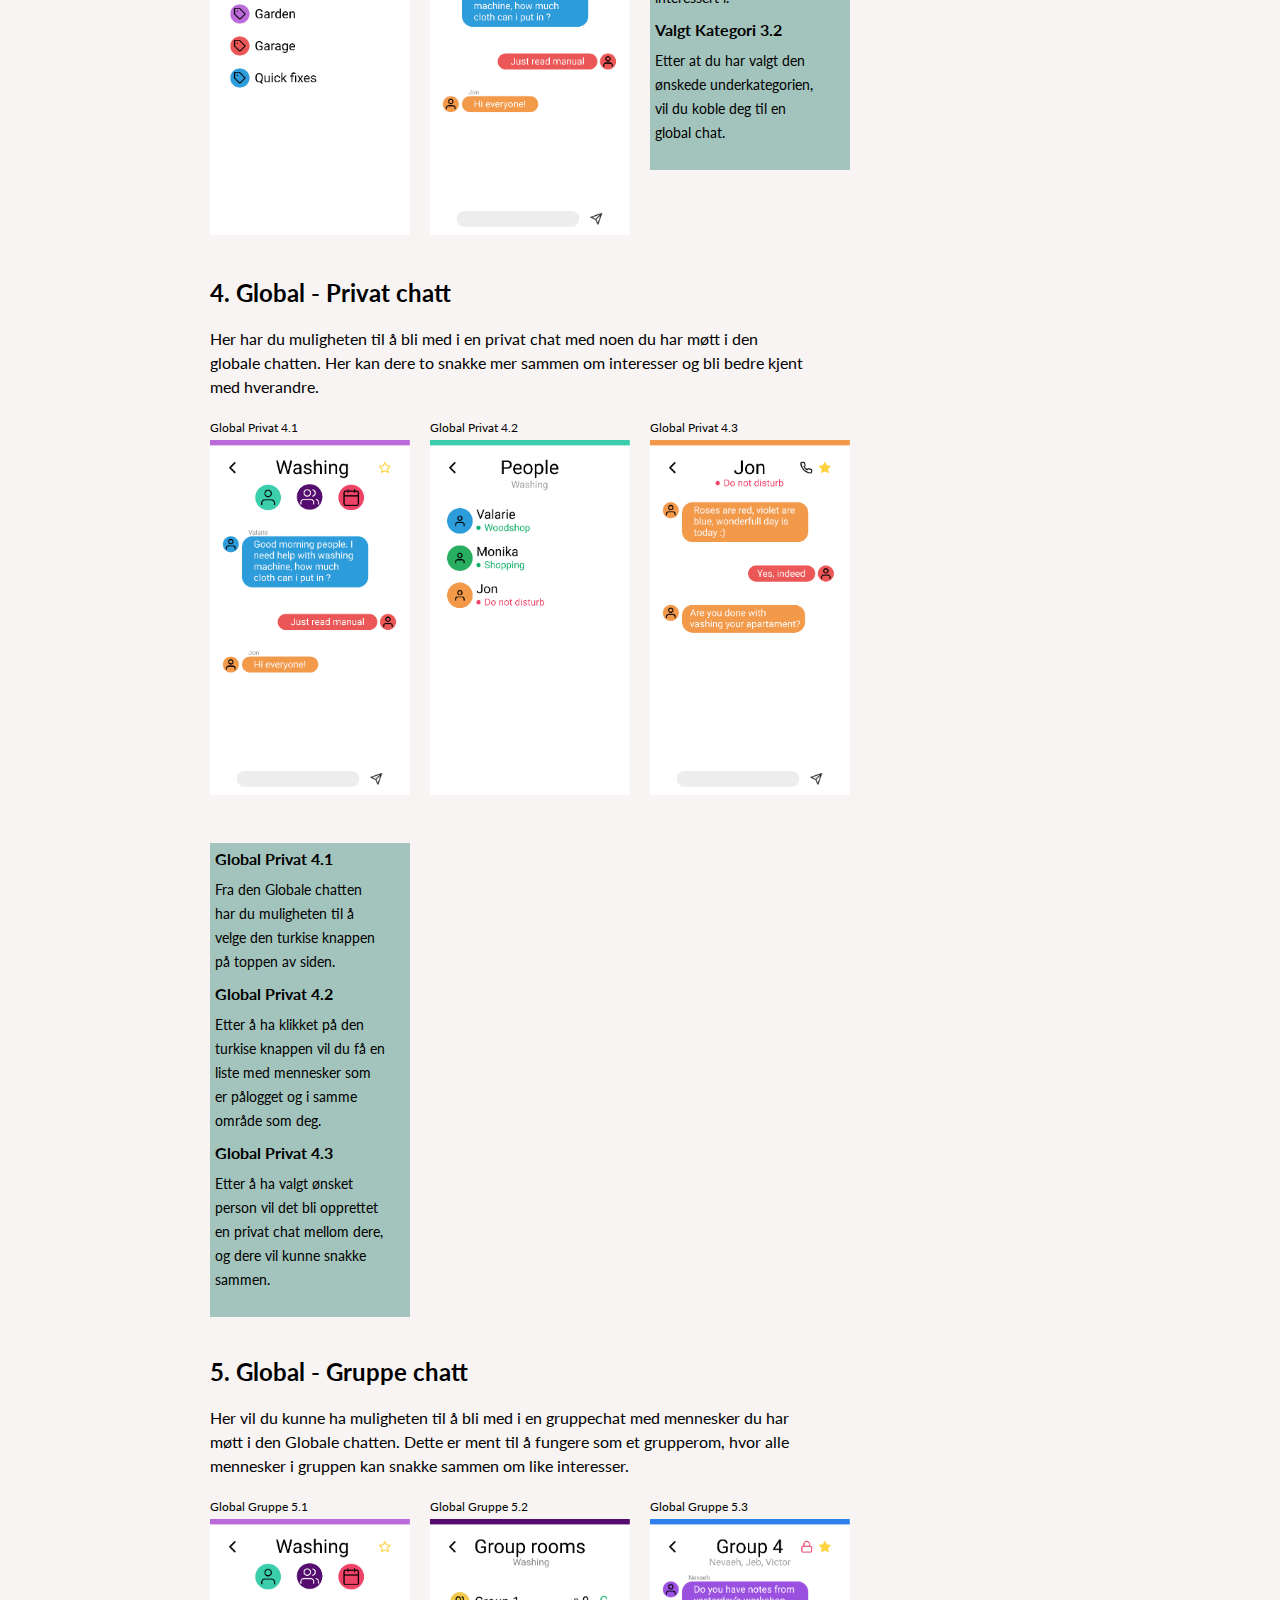
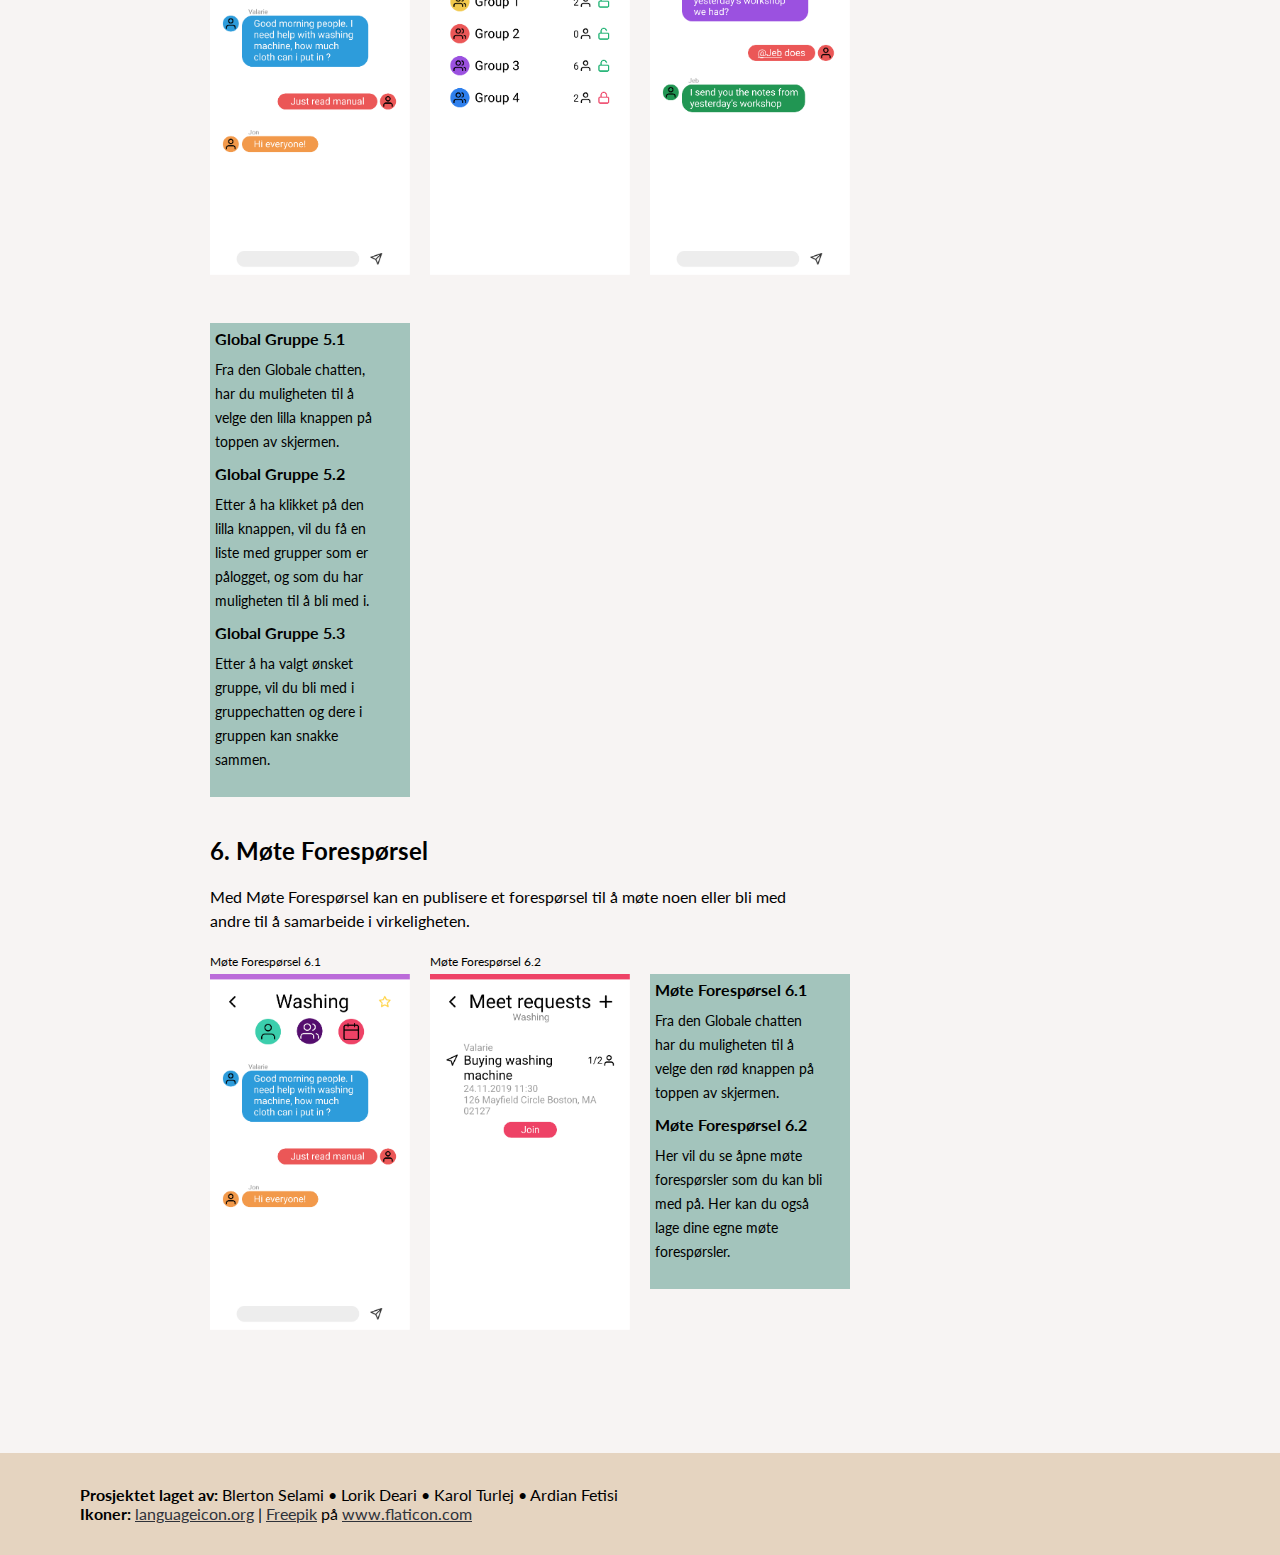
<file: Web-Final-master/Website/NO/prototype.html>
<!DOCTYPE html>
<html lang="no">

<head>
    <meta charset="UTF-8">
    <meta name="viewport" content="width=device-width, initial-scale=1.0">
    <meta http-equiv="X-UA-Compatible" content="ie=edge">
    <link rel="stylesheet" href="../CSS/navigation.css">
    <link rel="stylesheet" href="../CSS/main.css">
    <link rel="stylesheet" href="../CSS/footer.css">
    <link rel="stylesheet" href="../CSS/prototype.css">
    <link href="https://fonts.googleapis.com/css?family=Lato:400,700&display=swap" rel="stylesheet">
    <title>Prototypen - Connect</title>
</head>

<body>
    <div class="navigation">
        <div class="lang-bar">
            <ul>
                <li class="lang-not-active"><span><img src="../Assets/icon20x24px-exported-transparent.png"
                            alt="Language icon" class="lang-icon-master">Language:</span></li>
                <li class="lang-not-active"><a href="../prototype.html" title="Language English - US"><img
                            src="../Assets/united-states.png" alt="United States icon" class="lang-icon">English -
                        US</a>
                </li>
                <li class="lang-active"><a href="prototype.html" title="Language Norsk"><img src="../Assets/norway.png"
                            alt="Norway icon" class="lang-icon">Norsk</a></li>
            </ul>
        </div>
        <div class="nav-bar">
            <div class="nav-parent">
                <span class="nav-logo">Connect</span>
                <ul>
                    <li class="nav-not-active"><a href="index.html" title="Hjem">Hjem</a></li>
                    <li class="nav-not-active"><a href="problem.html" title="Problemet">Problemet</a></li>
                    <li class="nav-not-active"><a href="solution.html" title="Løsningen">Løsningen</a></li>
                    <li class="nav-active"><a href="prototype.html" title="Prototypen - aktiv">Prototypen</a></li>
                </ul>
            </div>

        </div>
    </div>

    <div class="proto-content">

        <!--Prototype 1-->

        <h1>Prototypen</h1>


        <h2>1. Hurtigmeny</h2>


        <p>
            Hurtigmenyen er enkelt tilgjengelig meny fra hver enkelte side. Du får tilgang til innstillinger, navigere
            deg
            tilbake til hjemmesiden og se dine favorittgrupper og chatter. Med et høyre sveip gjennom skjermen vil
            Hurtigmenyen vises, Hurtigmeny 1.1
        </p>

        <div class="proto-figure-parent">

            <!--(1.1)-->
            <div class="proto-figure">

                <p>Hurtigmeny 1.1</p>
                <img src="../Assets/Quickmenu.png" alt="Quickmenu">

            </div>

            <!--(1.2)-->
            <div class="proto-figure">

                <p>Hurtigmeny 1.2</p>
                <img src="../Assets/Homescreen.png" alt="Homescreen">

            </div>

            <!--(1 txt)-->
            <div class="proto-info">

                <p>&nbsp;</p>

                <div class="proto-info-txt">

                    <h4>Hurtigmeny 1.1</h4>
                    <p>
                        Hurtigmenyen gir deg tilgang til innstillinger og nattmodus. Du vil også få lett tilgang til
                        dine favoritt grupper og/eller chatter.
                    </p>

                    <h4>Hurtigmeny 1.2</h4>
                    <p>
                        Hjemmesiden varsler deg om nylige og viktige aktiviteter som nærmer seg.
                    </p>

                </div>

            </div>

        </div>

        <!--Prototype 2-->

        <h2>2. Oppgave Start</h2>

        <p>
            Dette er siden du kommer til å se etter å ha trykket på pilen på toppen av hjemmesiden. Her kommer du til å
            få muligheten til å velge mellom kategorier som du vil møte mennesker fra.
        </p>

        <div class="proto-figure-parent">

            <!--(2.1)-->
            <div class="proto-figure">

                <p>Oppgave Start 2.1</p>
                <img src="../Assets/Category.png" alt="Category">

            </div>

            <!--(2 txt)-->
            <div class="proto-info">

                <p>&nbsp;</p>

                <div class="proto-info-txt">

                    <h4>Oppgave Start 2.1</h4>
                    <p>
                        Her har du muligheten til å velge kategorien du vil fortsette med.
                    </p>

                </div>

            </div>

        </div>

        <!--Prototype 3-->

        <h2>3. Valgt Kategori</h2>

        <p>
            Etter å ha valgt kategorien av ditt ønske, vil du bli møtt av nye underkategorier. Her vil du kunne velge
            presist hva du ønsker.
        </p>

        <div class="proto-figure-parent">

            <!--(3.1)-->
            <div class="proto-figure">

                <p>Valgt Kategori 3.1</p>
                <img src="../Assets/Subcategory.png" alt="Subcategory">

            </div>

            <!--(3.2)-->
            <div class="proto-figure">

                <p>Valgt Kategori 3.2</p>
                <img src="../Assets/Maingroup.png" alt="Maingroup">

            </div>

            <!--(3 txt)-->
            <div class="proto-info">

                <p>&nbsp;</p>

                <div class="proto-info-txt">

                    <h4>Valgt Kategori 3.1</h4>
                    <p>
                        Her har du muligheten til å velge den ønskede oppgaven som du er interessert i.
                    </p>

                    <h4>Valgt Kategori 3.2</h4>
                    <p>
                        Etter at du har valgt den ønskede underkategorien, vil du koble deg til en global chat.
                    </p>

                </div>

            </div>

        </div>

        <!--Prototype 4-->

        <h2>4. Global - Privat chatt</h2>

        <p>
            Her har du muligheten til å bli med i en privat chat med noen du har møtt i den globale chatten. Her kan
            dere to snakke mer sammen om interesser og bli bedre kjent med hverandre.
        </p>

        <div class="proto-figure-parent">

            <!--(4.1)-->
            <div class="proto-figure">

                <p>Global Privat 4.1</p>
                <img src="../Assets/Maingroup.png" alt="Maingroup">

            </div>

            <!--(4.2)-->
            <div class="proto-figure">

                <p>Global Privat 4.2</p>
                <img src="../Assets/Maingroup-people.png" alt="Maingroup peopole">

            </div>

            <!--(4.3)-->
            <div class="proto-figure">

                <p>Global Privat 4.3</p>
                <img src="../Assets/Privat-chat.png" alt="Privat Chat">

            </div>

            <!--(4 txt)-->
            <div class="proto-info">

                <p>&nbsp;</p>

                <div class="proto-info-txt">

                    <h4>Global Privat 4.1</h4>
                    <p>
                        Fra den Globale chatten har du muligheten til å velge den turkise knappen på toppen av siden.
                    </p>

                    <h4>Global Privat 4.2</h4>
                    <p>
                        Etter å ha klikket på den turkise knappen vil du få en liste med mennesker som er pålogget og i
                        samme område som deg.
                    </p>

                    <h4>Global Privat 4.3</h4>
                    <p>
                        Etter å ha valgt ønsket person vil det bli opprettet en privat chat mellom dere, og dere vil
                        kunne snakke sammen.
                    </p>

                </div>

            </div>

        </div>

        <!--Prototype 5-->

        <h2>5. Global - Gruppe chatt</h2>

        <p>
            Her vil du kunne ha muligheten til å bli med i en gruppechat med mennesker du har møtt i den Globale
            chatten. Dette er ment til å fungere som et grupperom, hvor alle mennesker i gruppen kan snakke sammen om
            like interesser.
        </p>

        <div class="proto-figure-parent">

            <!--(5.1)-->
            <div class="proto-figure">

                <p>Global Gruppe 5.1</p>
                <img src="../Assets/Maingroup.png" alt="Maingroup">

            </div>

            <!--(5.2)-->
            <div class="proto-figure">

                <p>Global Gruppe 5.2</p>
                <img src="../Assets/Maingroup-groups.png" alt="Maingroup peopole">

            </div>

            <!--(5.3)-->
            <div class="proto-figure">

                <p>Global Gruppe 5.3</p>
                <img src="../Assets/Group-chat.png" alt="Privat Chat">

            </div>

            <!--(5 txt)-->
            <div class="proto-info">

                <p>&nbsp;</p>

                <div class="proto-info-txt">

                    <h4>Global Gruppe 5.1</h4>
                    <p>
                        Fra den Globale chatten, har du muligheten til å velge den lilla knappen på toppen av skjermen.
                    </p>

                    <h4>Global Gruppe 5.2</h4>
                    <p>
                        Etter å ha klikket på den lilla knappen, vil du få en liste med grupper som er pålogget, og som
                        du har muligheten til å bli med i.
                    </p>

                    <h4>Global Gruppe 5.3</h4>
                    <p>
                        Etter å ha valgt ønsket gruppe, vil du bli med i gruppechatten og dere i gruppen kan snakke
                        sammen.
                    </p>

                </div>

            </div>

        </div>

        <!--Prototype 6-->

        <h2>6. Møte Forespørsel</h2>

        <p>
            Med Møte Forespørsel kan en publisere et forespørsel til å møte noen eller bli med andre til å samarbeide i
            virkeligheten.
        </p>

        <div class="proto-figure-parent">

            <!--(6.1)-->
            <div class="proto-figure">

                <p>Møte Forespørsel 6.1</p>
                <img src="../Assets/Maingroup.png" alt="Subcategory">

            </div>

            <!--(6.2)-->
            <div class="proto-figure">

                <p>Møte Forespørsel 6.2</p>
                <img src="../Assets/Maingroup-meet.png" alt="Maingroup">

            </div>

            <!--(6 txt)-->
            <div class="proto-info">

                <p>&nbsp;</p>

                <div class="proto-info-txt">

                    <h4>Møte Forespørsel 6.1</h4>
                    <p>
                        Fra den Globale chatten har du muligheten til å velge den rød knappen på toppen av skjermen.
                    </p>

                    <h4>Møte Forespørsel 6.2</h4>
                    <p>
                        Her vil du se åpne møte forespørsler som du kan bli med på. Her kan du også lage dine egne møte
                        forespørsler.
                    </p>

                </div>

            </div>

        </div>


    </div>

    <div class="footer">
        <span><b>Prosjektet laget av: </b>Blerton Selami • Lorik Deari • Karol Turlej • Ardian Fetisi</span>
        <span><b>Ikoner:</b> <a href="http://www.languageicon.org/" target="_blank"
                title="languageicon.org">languageicon.org</a> | <a href="https://www.flaticon.com/authors/freepik"
                target="_blank" title="Freepik">Freepik</a> på <a href="https://www.flaticon.com/" target="_blank"
                title="Flaticon">www.flaticon.com</a></span>
    </div>


</body>

</html>
</file>
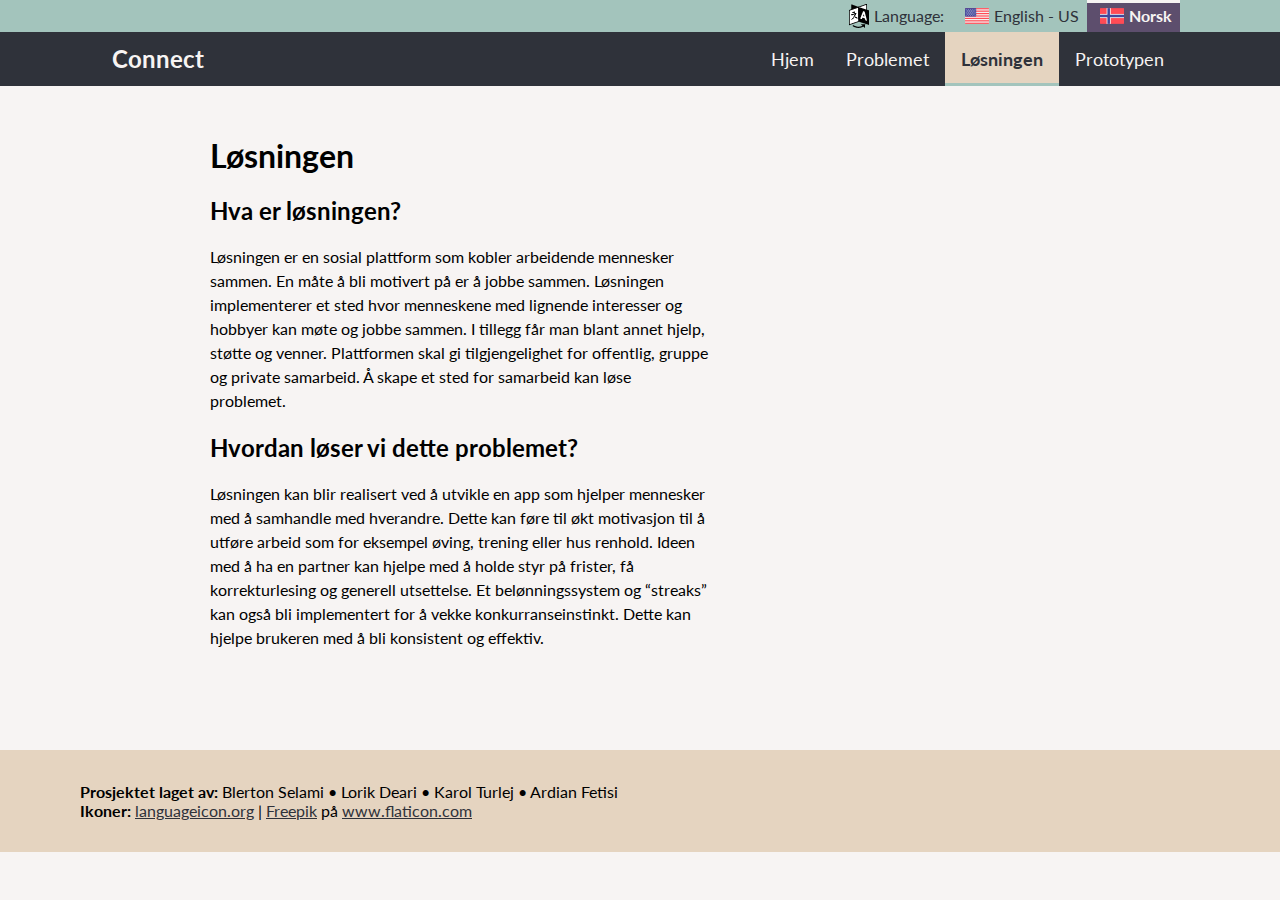
<file: Web-Final-master/Website/NO/solution.html>
<!DOCTYPE html>
<html lang="en">

<head>
    <meta charset="UTF-8">
    <meta name="viewport" content="width=device-width, initial-scale=1.0">
    <meta http-equiv="X-UA-Compatible" content="ie=edge">
    <link rel="stylesheet" href="../CSS/navigation.css">
    <link rel="stylesheet" href="../CSS/main.css">
    <link rel="stylesheet" href="../CSS/footer.css">
    <link rel="stylesheet" href="../CSS/solution.css">

    <link href="https://fonts.googleapis.com/css?family=Lato:400,700&display=swap" rel="stylesheet">
    <title>Solution - Connect</title>
</head>

<body>
    <div class="navigation">
        <div class="lang-bar">
            <ul>
                <li class="lang-not-active"><span><img src="../Assets/icon20x24px-exported-transparent.png"
                            alt="Language icon" class="lang-icon-master">Language:</span></li>
                <li class="lang-not-active"><a href="../solution.html" title="Language English - US"><img
                            src="../Assets/united-states.png" alt="United States icon" class="lang-icon">English -
                        US</a>
                </li>
                <li class="lang-active"><a href="solution.html" title="Language Norsk"><img src="../Assets/norway.png"
                            alt="Norway icon" class="lang-icon">Norsk</a></li>
            </ul>
        </div>
        <div class="nav-bar">
            <div class="nav-parent">
                <span class="nav-logo">Connect</span>
                <ul>
                    <li class="nav-not-active"><a href="index.html" title="Hjem">Hjem</a></li>
                    <li class="nav-not-active"><a href="problem.html" title="Problemet">Problemet</a></li>
                    <li class="nav-active"><a href="solution.html" title="Løsningen - aktiv">Løsningen</a></li>
                    <li class="nav-not-active"><a href="prototype.html" title="Prototypen">Prototypen</a></li>
                </ul>
            </div>

        </div>
    </div>

    <div class="content-main">

        <h1>Løsningen</h1>

        <div class="content-main-section">
            <h2>Hva er løsningen?</h2>

            <p>
                Løsningen er en sosial plattform som kobler arbeidende mennesker sammen. En måte å bli motivert på er å
                jobbe sammen. Løsningen implementerer et sted hvor menneskene med lignende interesser og hobbyer kan møte
                og jobbe sammen. I tillegg får man blant annet hjelp, støtte og venner. Plattformen skal gi
                tilgjengelighet for offentlig, gruppe og private samarbeid. Å skape et sted for samarbeid kan løse
                problemet.
            </p>

        </div>

        <div class="content-main-section">
            <h2>Hvordan løser vi dette problemet? </h2>

            <p>
                Løsningen kan blir realisert ved å utvikle en app som hjelper mennesker med å samhandle med hverandre. Dette
                kan føre til økt motivasjon til å utføre arbeid som for eksempel øving, trening eller hus renhold. Ideen
                med å ha en partner kan hjelpe med å holde styr på frister, få korrekturlesing og generell utsettelse.
                Et belønningssystem og “streaks” kan også bli implementert for å vekke konkurranseinstinkt. Dette kan
                hjelpe brukeren med å bli konsistent og effektiv.
            </p>
        </div>
    </div>

    <div class="footer">
        <span><b>Prosjektet laget av: </b>Blerton Selami • Lorik Deari • Karol Turlej • Ardian Fetisi</span>
        <span><b>Ikoner:</b> <a href="http://www.languageicon.org/" target="_blank"
                title="languageicon.org">languageicon.org</a> | <a href="https://www.flaticon.com/authors/freepik"
                target="_blank" title="Freepik">Freepik</a> på <a href="https://www.flaticon.com/" target="_blank"
                title="Flaticon">www.flaticon.com</a></span>
    </div>


</body>

</html>
</file>
<file: Web-Final-master/Website/CSS/main.css>
.lang-icon {
    width: 24px;
    height: 24px;
}

.lang-icon-master {
    width: 20px;
    height: 24px;
}


body {
    margin: 0;
    font-family: 'Lato', sans-serif;
    background-color: #f7f4f3;
}
</file>
<file: Web-Final-master/Website/CSS/navigation.css>
.navigation {
  display: block;
}

.lang-bar {
  display: flex;
  flex-wrap: wrap;
  background-color: #A3C4BC;
  justify-content: initial;
}

.lang-bar ul {
  list-style-type: none;
  margin: 0em 0em;
  padding: 0;
  overflow: hidden;
}

.lang-bar li {
  float: left;
}

.lang-bar img {
  margin: 0px 5px;
  vertical-align: -6px;
}

.lang-bar li a {
  display: block;
  text-decoration: none;
}

.lang-not-active a:focus,
.lang-not-active a:hover {
  background-color: #F7F4F3;
}

.lang-active a {
  padding: 1px 8px 4px 8px;
  font-weight: bold;
  color: #F7F4F3;
  border-top: 3px solid #F7F4F3;
  background-color: #5D4E6D;
}

.lang-not-active a,
.lang-not-active span {
  padding: 4px 8px 4px 8px;
  color: #2F323A;
}

.lang-bar li span {
  display: inline-block;
}

/* nav bar  */
.nav-bar {
  background-color: #2F323A;
  display: block;
}

.nav-logo {
  display: inline-block;
  font-size: 24px;
  padding: 12px;
  font-weight: bold;
  color: #F7F4F3;
}

.nav-parent {
  display: flex;
  justify-content: space-between;
  flex-direction: column;
  margin: 0em;
}

.nav-parent ul {
  list-style-type: none;
  margin: 0;
  padding: 0;
  overflow: hidden;
}

.nav-parent li {
  float: left;
}

.nav-parent li a {
  display: block;
  text-decoration: none;
  font-size: 18px;
  text-align: center;
  text-decoration: none;
}

.nav-not-active a {
  color: #F7F4F3;
  padding: 16px;
}

.nav-active a {
  background-color: #E5D4C0;
  color: #2F323A;
  font-weight: bold;
  padding: 16px 16px 13px 16px;
  border-bottom: 3px solid #A3C4BC;
}

.nav-not-active a:hover,
.nav-not-active a:focus {
  background-color: #F7F4F3;
  color: #2F323A;
}

@media only screen and (min-width: 600px) {
  .lang-bar {
    justify-content: flex-end;
  }

  .lang-bar ul {
    margin: 0em 2em;
  }

  .nav-parent {
    flex-direction: initial;
    margin: 0em 2em;
  }

}

@media only screen and (min-width: 1024px) {
  .lang-bar ul {
    margin: 0px 100px;
  }

  .nav-parent {
    margin: 0px 100px;
  }
}
</file>
<file: Web-Final-master/Website/CSS/footer.css>
.footer {
    background-color: #E5D4C0;
    padding: 2em 1em;
}

.footer span {
    display: block;
}

.footer a {
    color: #2F323A;
    
}

.footer a:hover, .footer a:focus {
   
   color: #2F323A;
   text-decoration: none;
   font-weight: bold;
   border-bottom: 3px solid #2F323A;
}


@media only screen and (min-width: 600px) {
    .footer {
        padding: 2em 5em;
    }

}
</file>
<file: Web-Final-master/Website/CSS/home.css>
.content {
    margin: 100px 2em 200px 2em;
    display: flex;
    flex-wrap: wrap;
    justify-content: space-around;
}

.main-paragraph {
    max-width: 100%;
    margin: 2em 0em;
}

.main-paragraph p {
    line-height: 24px;
}

.content img {
    flex-shrink: 1;
    width: 100%;
    max-width: 500px;
}

@media only screen and (min-width: 600px) {
    .content {
        margin: 100px 50px 200px 50px;
    }

    .main-paragraph {
        max-width: 500px;
        margin: 2em 0em;
    }

    .content img {
        flex-shrink: 0;
        width: initial; 
    }
}

@media only screen and (min-width: 1024px) {
    .content {
        margin: 100px 200px 200px 200px;
    }
}
</file>
<file: Web-Final-master/Website/CSS/problem.css>
/* Solution */

.content-main {
    margin: 50px 2em 100px 2em;
}

.content-main-section {
    max-width: 500px;
}

.content-figure img {
    display: block;
    width: 100%;
    max-width: 325px
}

.content-figure span {
    font-size: 14px;
}


.content-main p {
    line-height: 24px;
}

@media only screen and (min-width: 600px) {
    .content-main {
        margin: 50px 50px 100px 50px;
    }

    .content-main-section img {
        width: initial;
    }
}


@media only screen and (min-width: 1024px) {
    .content-main {
        margin: 50px 210px 100px 210px;
    }
}
</file>
<file: Web-Final-master/Website/CSS/prototype.css>
.proto-content{
    margin: 50px 2em 100px 2em;

}

.proto-content p {
    max-width: 600px;
    line-height: 24px;
}

.proto-figure-parent{
    display: flex;
    flex-wrap: wrap;
}

.proto-figure-parent div{
    padding: 1px 20px 20px 0;
}

.proto-figure p,
.proto-info p {
    margin: 0;
    font-size: 12px;
    color: black;
}


.proto-figure img{
    width: 200px;
}

.proto-info {    
    width: 200px;
    height: 100%;
}

.proto-info-txt {
    background-color:  #A3C4BC;
}

.proto-info-txt h4{
    margin: 0;
    padding: 5px;
}

.proto-info-txt p {
    margin: 0;
    padding: 5px;
    font-size: 14px;
    color: black;
}

/* phone  */

@media only screen and (min-width: 600px) {
    .proto-content{
        margin: 50px 50px 100px 50px;
    }
}

@media only screen and (min-width: 1024px) {
    .proto-content{
        margin: 50px 210px 100px 210px;
    }
}
</file>
<file: Web-Final-master/Website/CSS/solution.css>
/* Solution */

.content-main {
    margin: 50px 2em 100px 2em;
}

.content-main-section {
    max-width: 500px;
}



.content-main p {
    line-height: 24px;
}

@media only screen and (min-width: 600px) {
    .content-main {
        margin: 50px 50px 100px 50px;
    }
}

@media only screen and (min-width: 1024px) {
    .content-main {
        margin: 50px 210px 100px 210px;
    }
}
</file>
